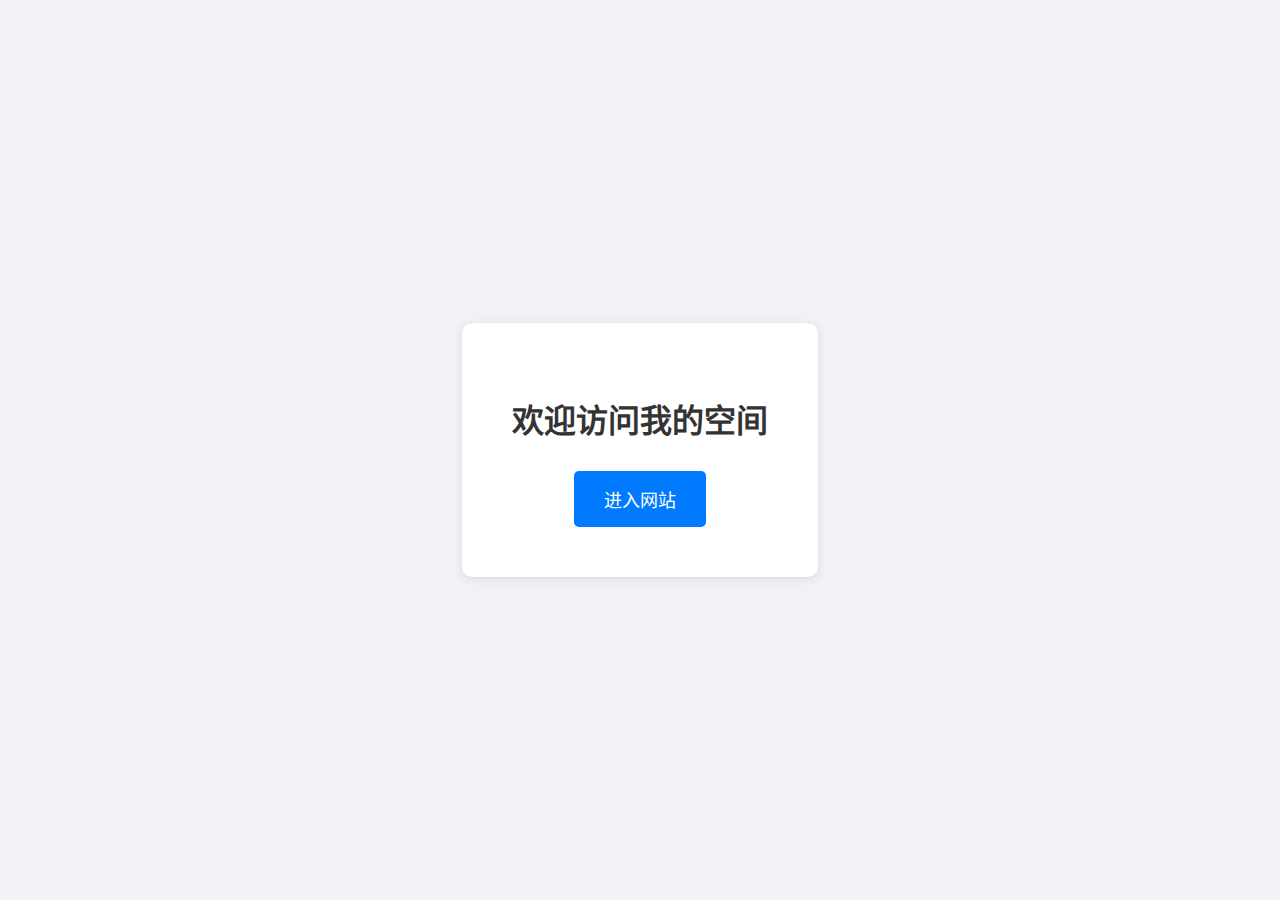
<file: index.html>
<!DOCTYPE html>
<html lang="zh-CN">
<head>
    <meta charset="UTF-8">
    <meta name="viewport" content="width=device-width, initial-scale=1.0">
    <title>欢迎来到我的网站！</title>
    <style>
        body {
            font-family: 'Microsoft YaHei', sans-serif;
            display: flex;
            justify-content: center;
            align-items: center;
            height: 100vh;
            margin: 0;
            background-color: #f0f2f5;
        }
        .container {
            text-align: center;
            background: white;
            padding: 50px;
            border-radius: 10px;
            box-shadow: 0 2px 10px rgba(0,0,0,0.1);
        }
        h1 {
            color: #333;
            margin-bottom: 30px;
        }
        .enter-button {
            display: inline-block;
            padding: 15px 30px;
            font-size: 18px;
            color: white;
            background-color: #007bff;
            text-decoration: none;
            border-radius: 5px;
            transition: background-color 0.3s;
        }
        .enter-button:hover {
            background-color: #0056b3;
        }
    </style>
</head>
<body>
    <div class="container">
        <h1>欢迎访问我的空间</h1>
        <!-- 将下面 href 的值改为你原始主页的文件名 -->
        <a href="home.html" class="enter-button">进入网站</a>
        
        <!-- 如果你的原始主页文件名不是 home.html，请修改上面的 href 属性 -->
        <!-- 例如，如果是 main.html，就改为： -->
        <!-- <a href="main.html" class="enter-button">进入网站</a> -->
    </div>
</body>
</html>
</file>
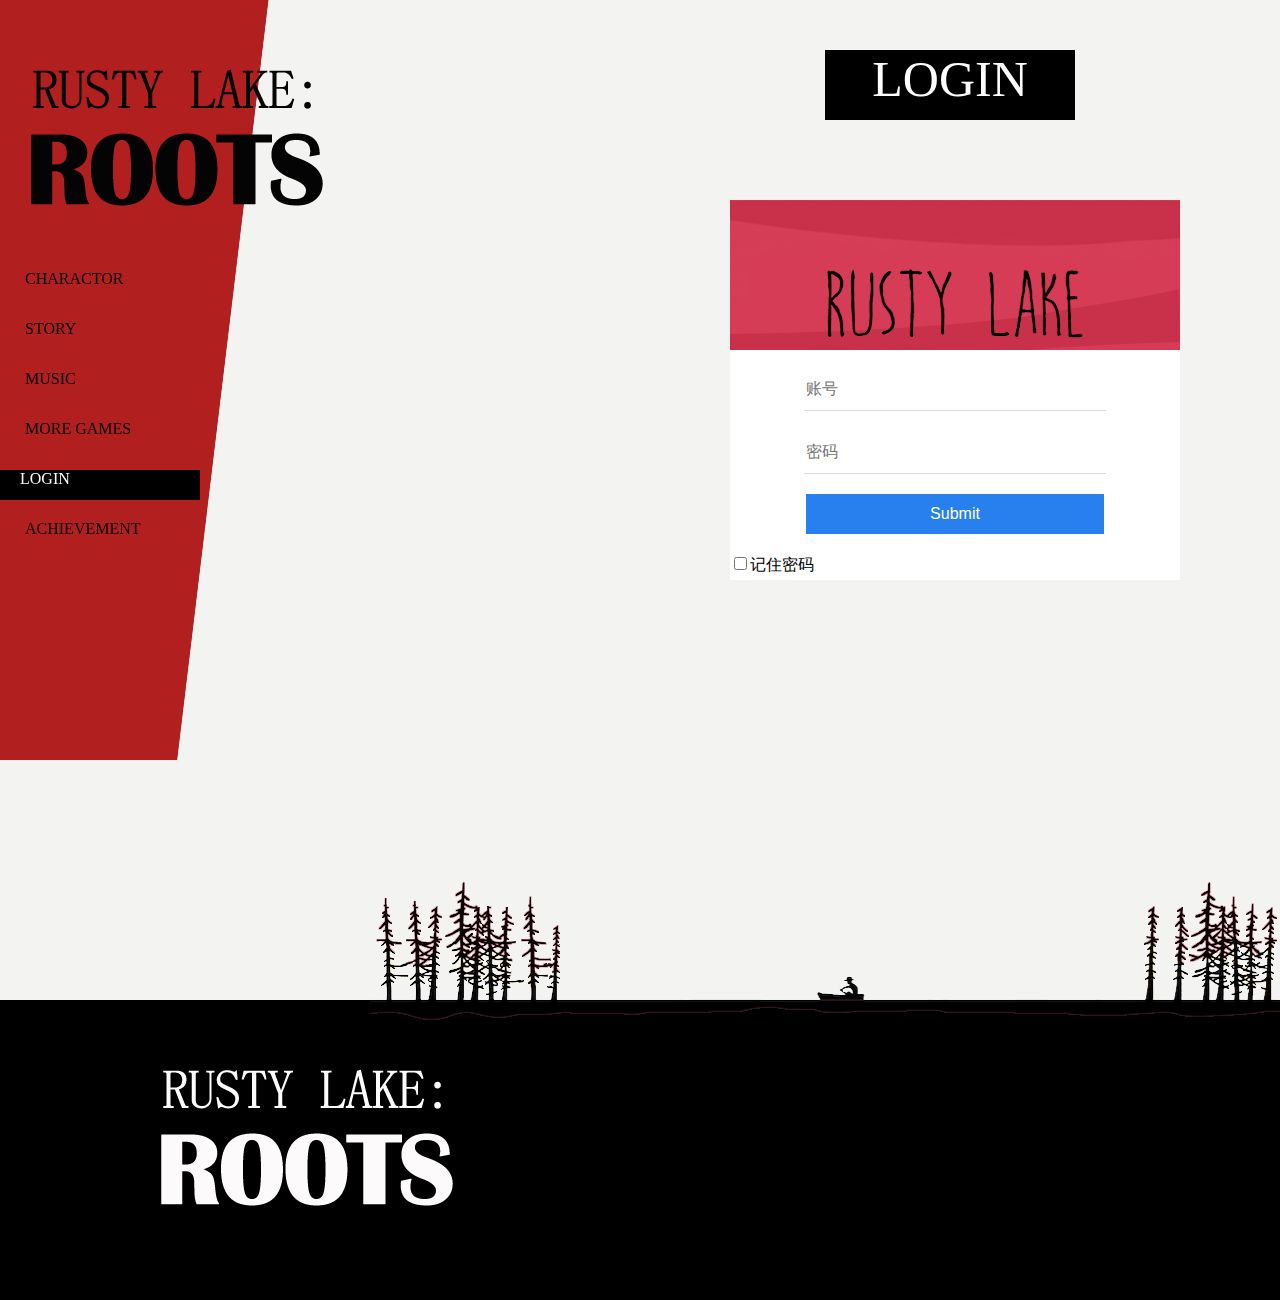
<file: login.html>
<!doctype html>
<html>
<head>
<meta charset="utf-8">
<title>login</title>
<link href="login.css" rel="stylesheet" type="text/css">
</head>

<body>
		<div class="a">
	<div class="b">
		<a href="Untitled-1.html"><div class="b1"></div></a>
		<div class="b2">
		      <ul >
		       <a href="Untitled-charactor.html" class="more"><li>CHARACTOR</li></a>
		       <a href="Untitled-story.html" class="more"><li>STORY</li></a>
		       <a href="Untitled-music.html" class="more"><li>MUSIC</li></a>
		       <a href="Untitled-more game.html" class="more"><li >MORE GAMES</li></a>
		       <li>LOGIN</li>
		       <a href="Untitled-achievement.html" class="more"><li>ACHIEVEMENT</li></a>
		      </ul>
		   </div>
		<div class="zhedang">
			   &nbsp;  &nbsp; &nbsp;LOGIN
			</div>
	    </div>	
	<div class="d">
		
		<div class="d1">
			    <p >LOGIN</p>
			</div>
		<div class="box">
			<div class="big">
				<form >
					<br>
					<input type="text" placeholder="账号" class="tel">
					<input type="password" placeholder="密码" class="pwd">
					<input type="submit" placeholder="登录" class="btn">
					<input type="checkbox"><span>记住密码</span>
				</form>
			</div>
		
		</div>
		</div>
		</div>
	
	<div class="c">
		<div class="c1">
		</div>
		<div class="c2"></div>
	</div>
</body>
</html>
</file>
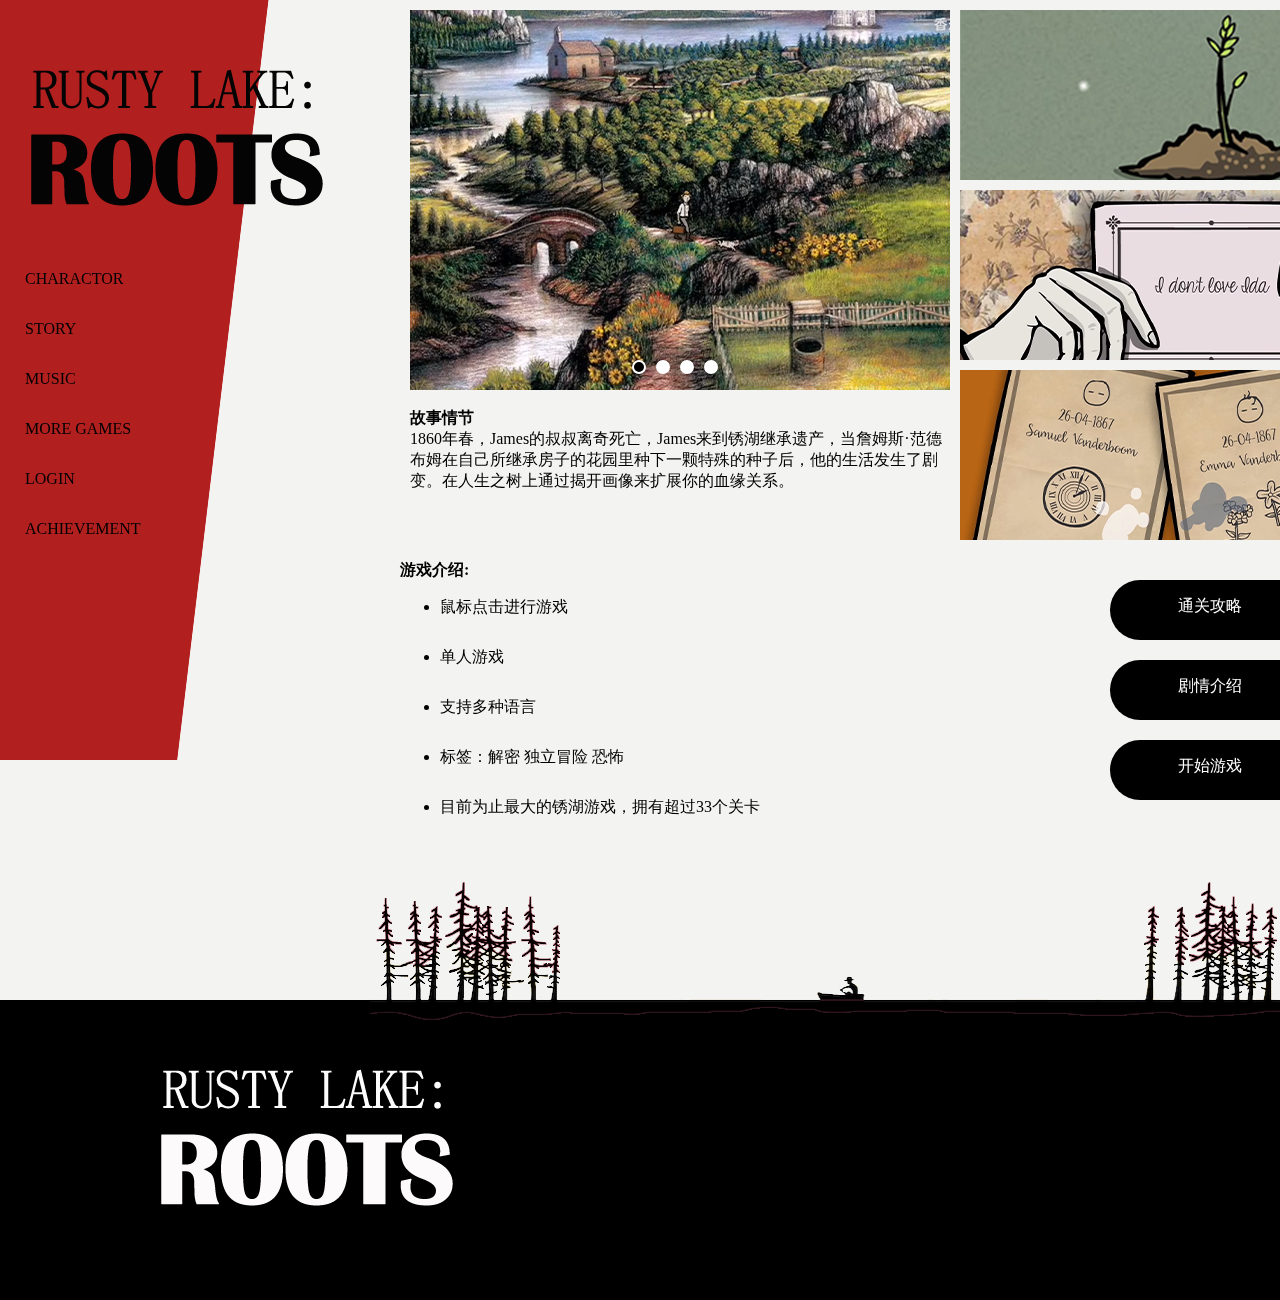
<file: Untitled-1.html>
<!doctype html>
<html>
<head>
<meta charset="utf-8">
<title>roots</title>
	
	<link href="Untitled-2实验.css" rel="stylesheet" type="text/css">
</head>

<body>
	
<div class="a">
	<div class="b">
		<div class="b1"></div>
		<div class="b2">
		<ul >
		       <a href="Untitled-charactor.html" class="more"><li>CHARACTOR</li></a>
		       <a href="Untitled-story.html" class="more"><li>STORY</li></a>
		       <a href="Untitled-music.html" class="more"><li>MUSIC</li></a>
		       <a href="Untitled-more game.html" class="more"><li >MORE GAMES</li></a>
		       <a href="login.html" class="more"><li>LOGIN</li></a>
		       <a href="Untitled-achievement.html" class="more"><li>ACHIEVEMENT</li></a>
		      </ul>
		</div>
		
	</div>	
  
  
	<div class="d">
		
		
		<div class="yuandatou1">
			<div class="zhong1">
				<div class="diyi">
				<ul class="slides">
			<input type="radio" id="control-1" name="control" checked>
			<input type="radio" id="control-2" name="control">
			<input type="radio" id="control-3" name="control">
			<input type="radio" id="control-4" name="control">
			<li class="slide"></li>
			<li class="slide"></li>
			<li class="slide"></li>
			<li class="slide"></li>
			<div class="controls-visible">
			<label for="control-1"></label>
			<label for="control-2"></label>
			<label for="control-3"></label>
			<label for="control-4"></label>
			</div>
		</ul>	
				</div>
				
				<div class="small1"><br>
					<strong>故事情节</strong><br>
					1860年春，James的叔叔离奇死亡，James来到锈湖继承遗产，当詹姆斯·范德布姆在自己所继承房子的花园里种下一颗特殊的种子后，他的生活发生了剧变。在人生之树上通过揭开画像来扩展你的血缘关系。
				</div>
			</div>
			<div class="zhong2">
				 <a href="SHIP/310038776-1-16.mp4"><div class="small2">
				
				</div></a>
				<a href="SHIP/310038776-1-16.mp4"><div class="small3" ></div></a>
				<a href="SHIP/191232820-1-16.mp4"><div class="small4"></div></a>
			</div>
		</div>
		<div class="yuandatou2">
			<div class="one"><strong>游戏介绍:</strong>
				<ul>
					<li>鼠标点击进行游戏</li>
					<li>单人游戏</li>
					<li>支持多种语言</li>
					<li>标签：解密 独立冒险 恐怖</li>
					<li>目前为止最大的锈湖游戏，拥有超过33个关卡</li>
				</ul>
			</div>
			<div class="two">
				<div class="smallbox"><a href="https://www.bilibili.com/video/BV1mt4y117WN/?spm_id_from=333.337.search-card.all.click&vd_source=3fd6a36fa4e54b878e03d9ee552fa1be" class="more1"><p>通关攻略</p></a></div>
				<div class="smallbox"><a href="https://www.bilibili.com/video/BV1u54y1X77M/?spm_id_from=333.337.search-card.all.click&vd_source=3fd6a36fa4e54b878e03d9ee552fa1be" class="more1"><p>剧情介绍</p></a></div>
				<div class="smallbox"><a href="https://store.steampowered.com/app/532110/Rusty_Lake_Roots/" class="more1"><p>开始游戏</p></a></div>
			</div>
		</div>
		
	</div>
	</div>
	
	<div class="c">
		<div class="c1">
		</div>
		<div class="c2"></div>
	</div>

</body>
</html>
</file>
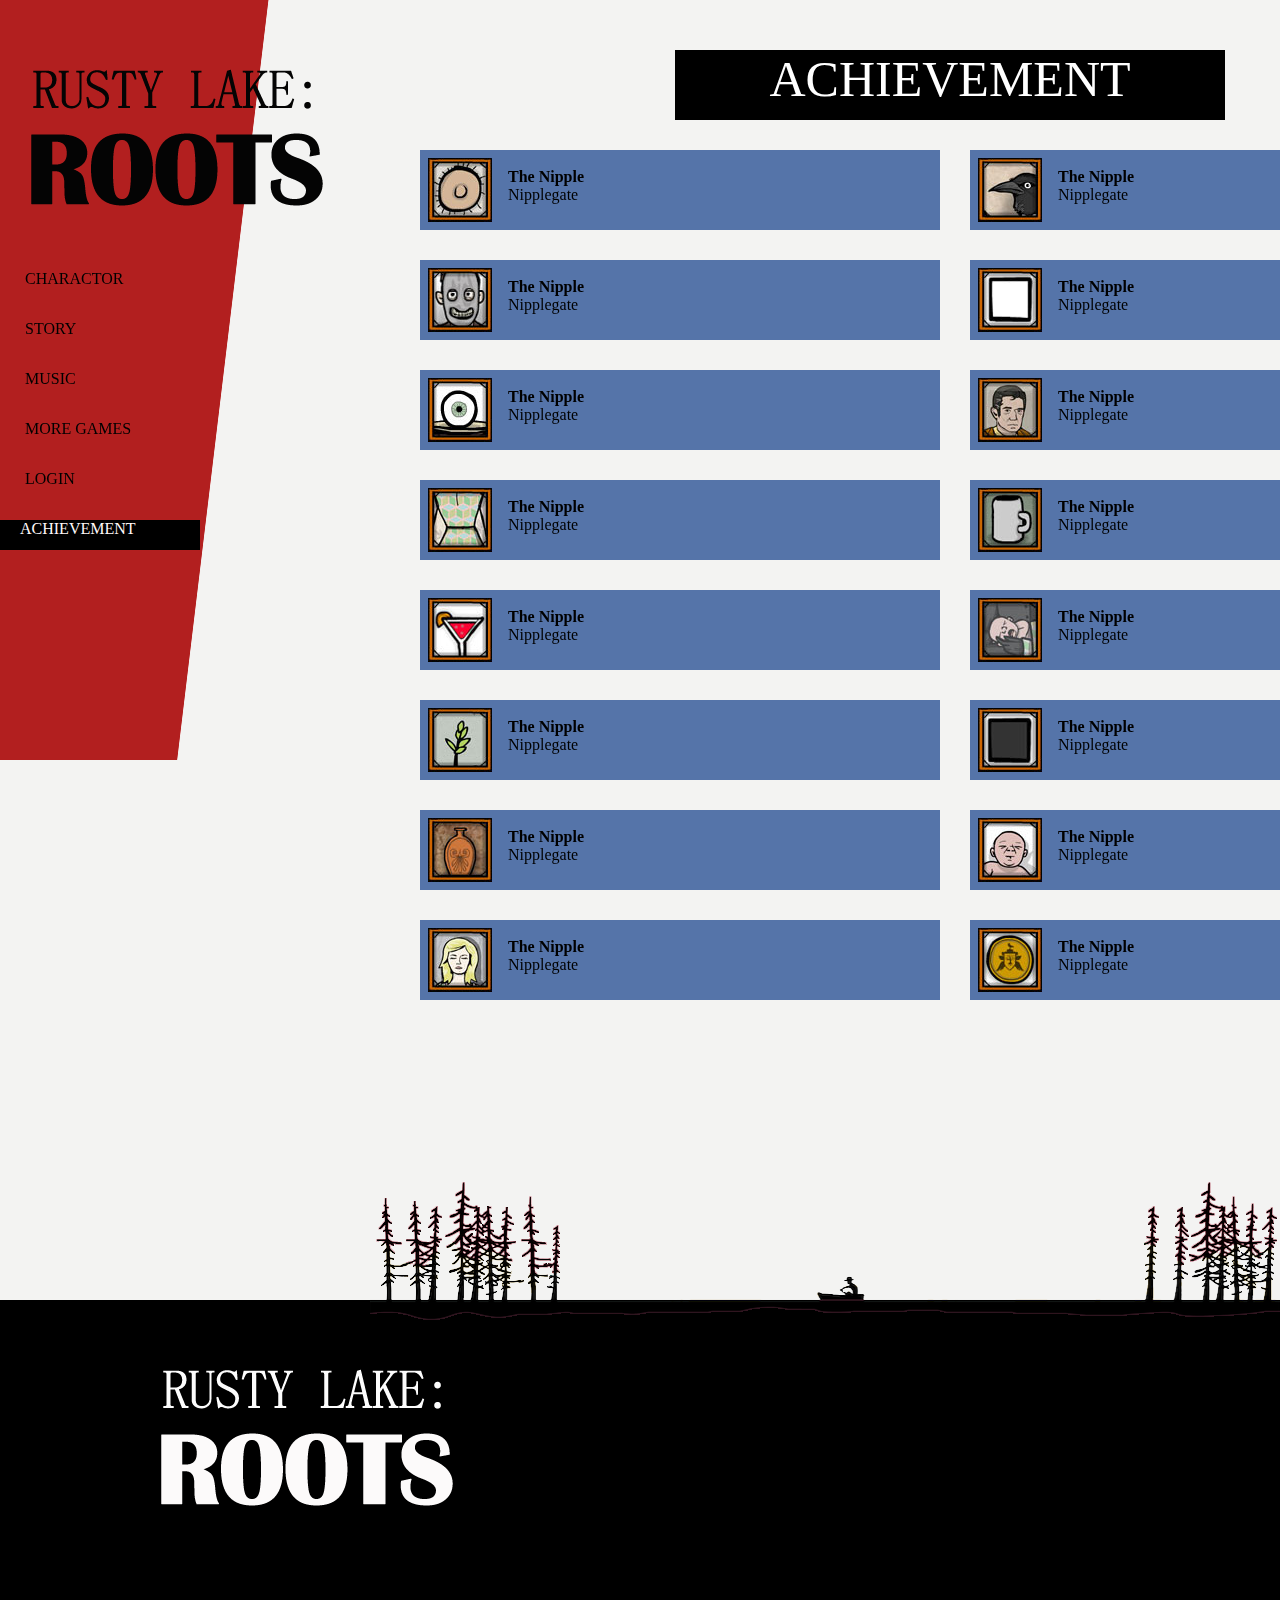
<file: Untitled-achievement.html>
<!doctype html>
<html>
<head>
<meta charset="utf-8">
<title>achievement</title>
<link href="Untitled-achievement.css" rel="stylesheet" type="text/css">
</head>

<body>
	<div class="a">
	<div class="b">
		<a href="Untitled-1.html"><div class="b1"></div></a>
		<div class="b2">
		<ul >
		<a href="Untitled-charactor.html" class="more"><li>CHARACTOR</li></a>
		       <a href="Untitled-story.html" class="more"><li>STORY</li></a>
		       <a href="Untitled-music.html" class="more"><li>MUSIC</li></a>
		       <a href="Untitled-more game.html" class="more"><li >MORE GAMES</li></a>
		       <a href="login.html" class="more"><li>LOGIN</li></a>
		       <li>ACHIEVEMENT</li>
		</ul>
		</div>
		
		<div class="zhedang">
			   &nbsp;  &nbsp; &nbsp;ACHIEVEMENT
			</div>
	</div>	
  
  
	<div class="d">
		<div class="d1">
			<p>ACHIEVEMENT</p>
		</div>
		<div class="bigbox">
			<div class="left1">
				
			<div class="cube">
			<br>&nbsp;&nbsp;<strong>The Nipple</strong> <br>&nbsp;&nbsp;Nipplegate
			</div>
			
			</div>

		    <div class="right1">
			<div class="cube">
			<br>&nbsp;&nbsp;<strong>The Nipple</strong> <br>&nbsp;&nbsp;Nipplegate
			</div>
			</div>
		</div>
		
		<div class="bigbox">
			<div class="left2">
				
			<div class="cube">
			<br>&nbsp;&nbsp;<strong>The Nipple</strong> <br>&nbsp;&nbsp;Nipplegate
			</div>
			
			</div>

		    <div class="right2">
			<div class="cube">
			<br>&nbsp;&nbsp;<strong>The Nipple</strong> <br>&nbsp;&nbsp;Nipplegate
			</div>
			</div>
		</div>
		
		<div class="bigbox">
			<div class="left3">
				
			<div class="cube">
			<br>&nbsp;&nbsp;<strong>The Nipple</strong> <br>&nbsp;&nbsp;Nipplegate
			</div>
			
			</div>

		    <div class="right3">
			<div class="cube">
			<br>&nbsp;&nbsp;<strong>The Nipple</strong> <br>&nbsp;&nbsp;Nipplegate
			</div>
			</div>
		</div>
		
		<div class="bigbox">
			<div class="left4">
				
			<div class="cube">
			<br>&nbsp;&nbsp;<strong>The Nipple</strong> <br>&nbsp;&nbsp;Nipplegate
			</div>
			
			</div>

		    <div class="right4">
			<div class="cube">
			<br>&nbsp;&nbsp;<strong>The Nipple</strong> <br>&nbsp;&nbsp;Nipplegate
			</div>
			</div>
		</div>
		
		<div class="bigbox">
			<div class="left5">
				
			<div class="cube">
			<br>&nbsp;&nbsp;<strong>The Nipple</strong> <br>&nbsp;&nbsp;Nipplegate
			</div>
			
			</div>

		    <div class="right5">
			<div class="cube">
			<br>&nbsp;&nbsp;<strong>The Nipple</strong> <br>&nbsp;&nbsp;Nipplegate
			</div>
			</div>
		</div>
		
		<div class="bigbox">
			<div class="left6">
				
			<div class="cube">
			<br>&nbsp;&nbsp;<strong>The Nipple</strong> <br>&nbsp;&nbsp;Nipplegate
			</div>
			
			</div>

		    <div class="right6">
			<div class="cube">
			<br>&nbsp;&nbsp;<strong>The Nipple</strong> <br>&nbsp;&nbsp;Nipplegate
			</div>
			</div>
		</div>
		
		<div class="bigbox">
			<div class="left7">
				
			<div class="cube">
			<br>&nbsp;&nbsp;<strong>The Nipple</strong> <br>&nbsp;&nbsp;Nipplegate
			</div>
			
			</div>

		    <div class="right7">
			<div class="cube">
			<br>&nbsp;&nbsp;<strong>The Nipple</strong> <br>&nbsp;&nbsp;Nipplegate
			</div>
			</div>
		</div>
		
		<div class="bigbox">
			<div class="left8">
				
			<div class="cube">
			<br>&nbsp;&nbsp;<strong>The Nipple</strong> <br>&nbsp;&nbsp;Nipplegate
			</div>
			
			</div>

		    <div class="right8">
			<div class="cube">
			<br>&nbsp;&nbsp;<strong>The Nipple</strong> <br>&nbsp;&nbsp;Nipplegate
			</div>
			</div>
		</div>
		
	</div>
	</div>
	
	<div class="c">
		<div class="c1">
		</div>
		<div class="c2"></div>
	</div>

</body>
</html>
</file>
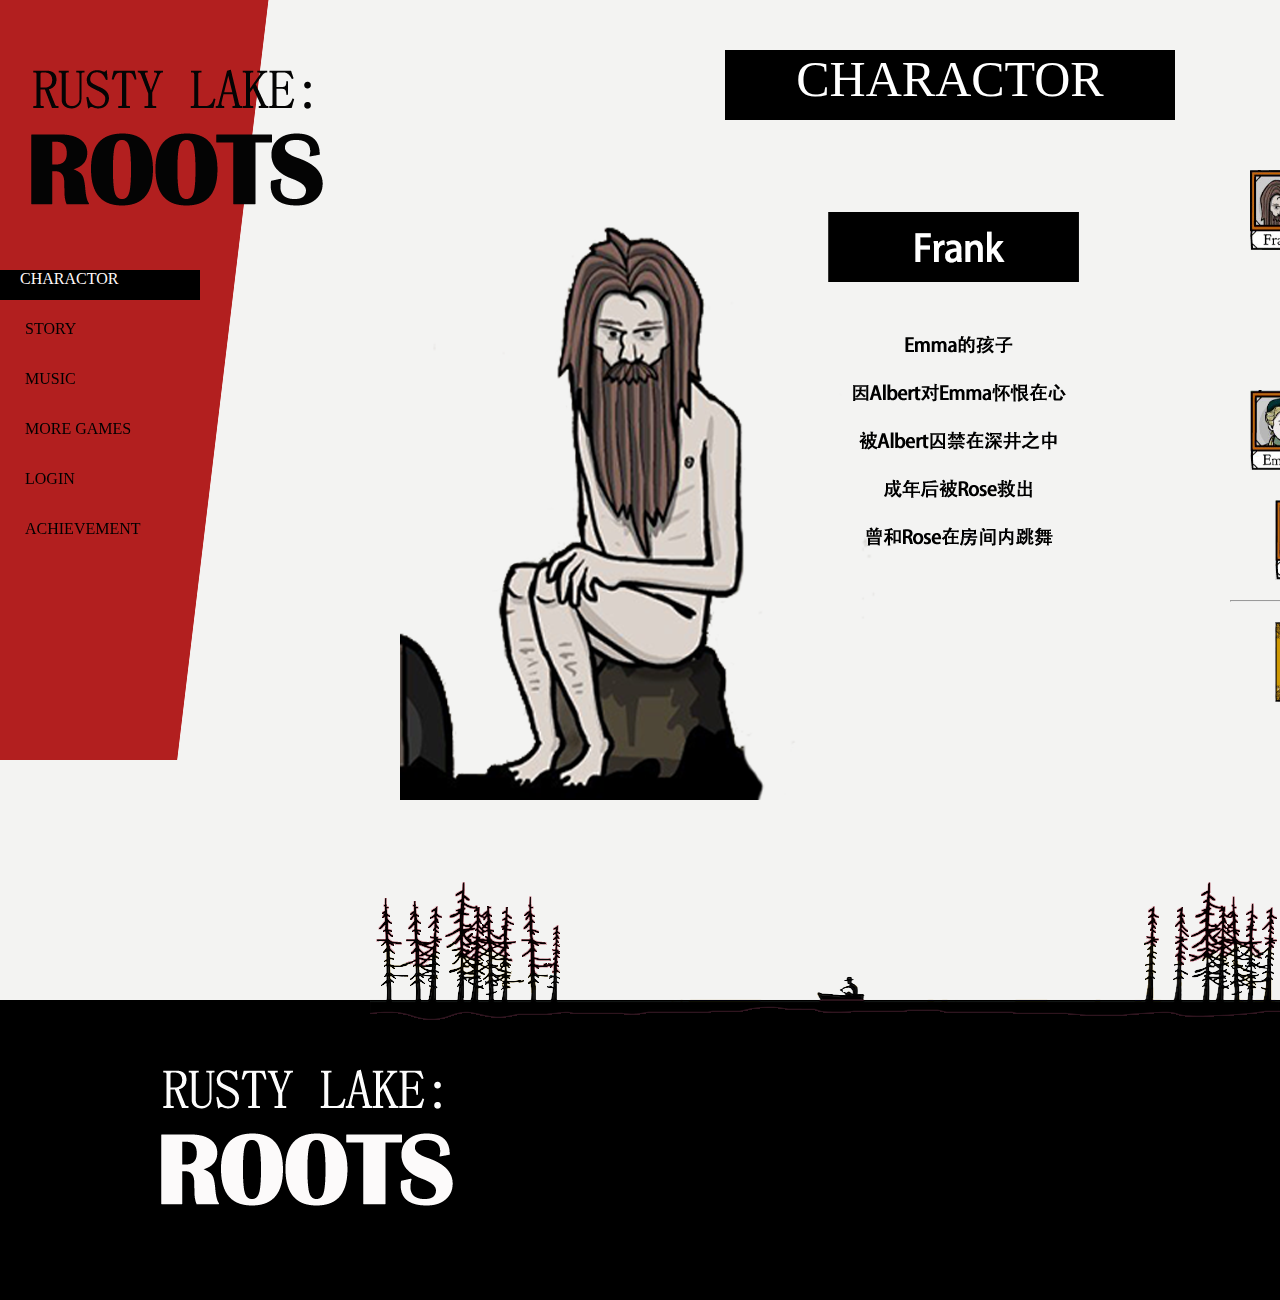
<file: Untitled-charactor.html>
<!doctype html>
<html>
<head>
<meta charset="utf-8">
<title>charactor</title>
<link href="Untitled-charactor.css" rel="stylesheet" type="text/css">
</head>

<body>
	<div class="a">
	<div class="b">
		<a href="Untitled-1.html"><div class="b1"></div></a>
		<div class="b2">
		<ul >
		       <li>CHARACTOR</li>
		       <a href="Untitled-story.html" class="more"><li>STORY</li></a>
		       <a href="Untitled-music.html" class="more"><li>MUSIC</li></a>
		       <a href="Untitled-more game.html" class="more"><li >MORE GAMES</li></a>
		       <a href="login.html" class="more"><li>LOGIN</li></a>
		       <a href="Untitled-achievement.html" class="more"><li>ACHIEVEMENT</li></a>
		      </ul>
		</div>
		
		<div class="zhedang">
			   &nbsp;  &nbsp; &nbsp;CHARACTOR
			</div>
		
	</div>	
  
  
	<div class="d">
		
		<div class="d1">
			    <p >CHARACTOR</p>
			</div>
		<div class="d2">
			<div class="d3">
				<div class="bigbox">
					<div class="left1"><a href="#box1"><img src="more game/新建文件夹/图层 9.png" alt="" class="pic"></a></div>
					<div class="left2"><a href="#box2"><img src="more game/新建文件夹/图层 10.png" alt="" class="pic"></a></div>
				    <div class="left3"><a href="#box3"><img src="more game/新建文件夹/图层11.png" alt="" class="pic"></a></div>
				</div>
				<div class="bigbox">
					<div class="left4"><a href="#box4"><img src="more game/新建文件夹/图层 2.png" alt="" class="pic"></a></div>
				</div>
				
				<div class="bigbox">
					<div class="left5"><a href="#box5"><img src="more game/新建文件夹/图层 4.png" alt="" class="pic"></a></div>
					<div class="left6"><a href="#box6"><img src="more game/新建文件夹/图层 3.png" alt="" class="pic"></a></div>
					<div class="left7"><a href="#box7"><img src="more game/新建文件夹/图层 6.png" alt="" class="pic"></a></div>
				</div>
			    <div class="bigbox">
					<div class="left8"><a href="#box8"><img src="more game/新建文件夹/图层 7.png" alt="" class="pic"></a></div>
					<div class="left9"><a href="#box9"><img src="more game/新建文件夹/图层 8.png" alt="" class="pic"></a></div>
				</div>
				<hr>
			    <div class="bigbox">
					<div class="left10"><a href="#box10"><img src="more game/新建文件夹/xd.png" alt="" class="pic"></a></div>
					<div class="left11"><a href="#box11"><img src="more game/新建文件夹/xd2.png" alt="" class="pic"></a></div>
				</div>
			</div>
			
			<div class="d4">
				<div id="box1"></div>
				<div id="box2"></div>
				<div id="box3"></div>
				<div id="box4"></div>
				<div id="box5"></div>
				<div id="box6"></div>
				<div id="box7"></div>
				<div id="box8"></div>
				<div id="box9"></div>
				<div id="box10"></div>
				<div id="box11"></div>
			
			</div>
		
		</div>
	</div>
	</div>
	
	<div class="c">
		<div class="c1">
		</div>
		<div class="c2"></div>
	</div>
			

</body>
</html>
</file>
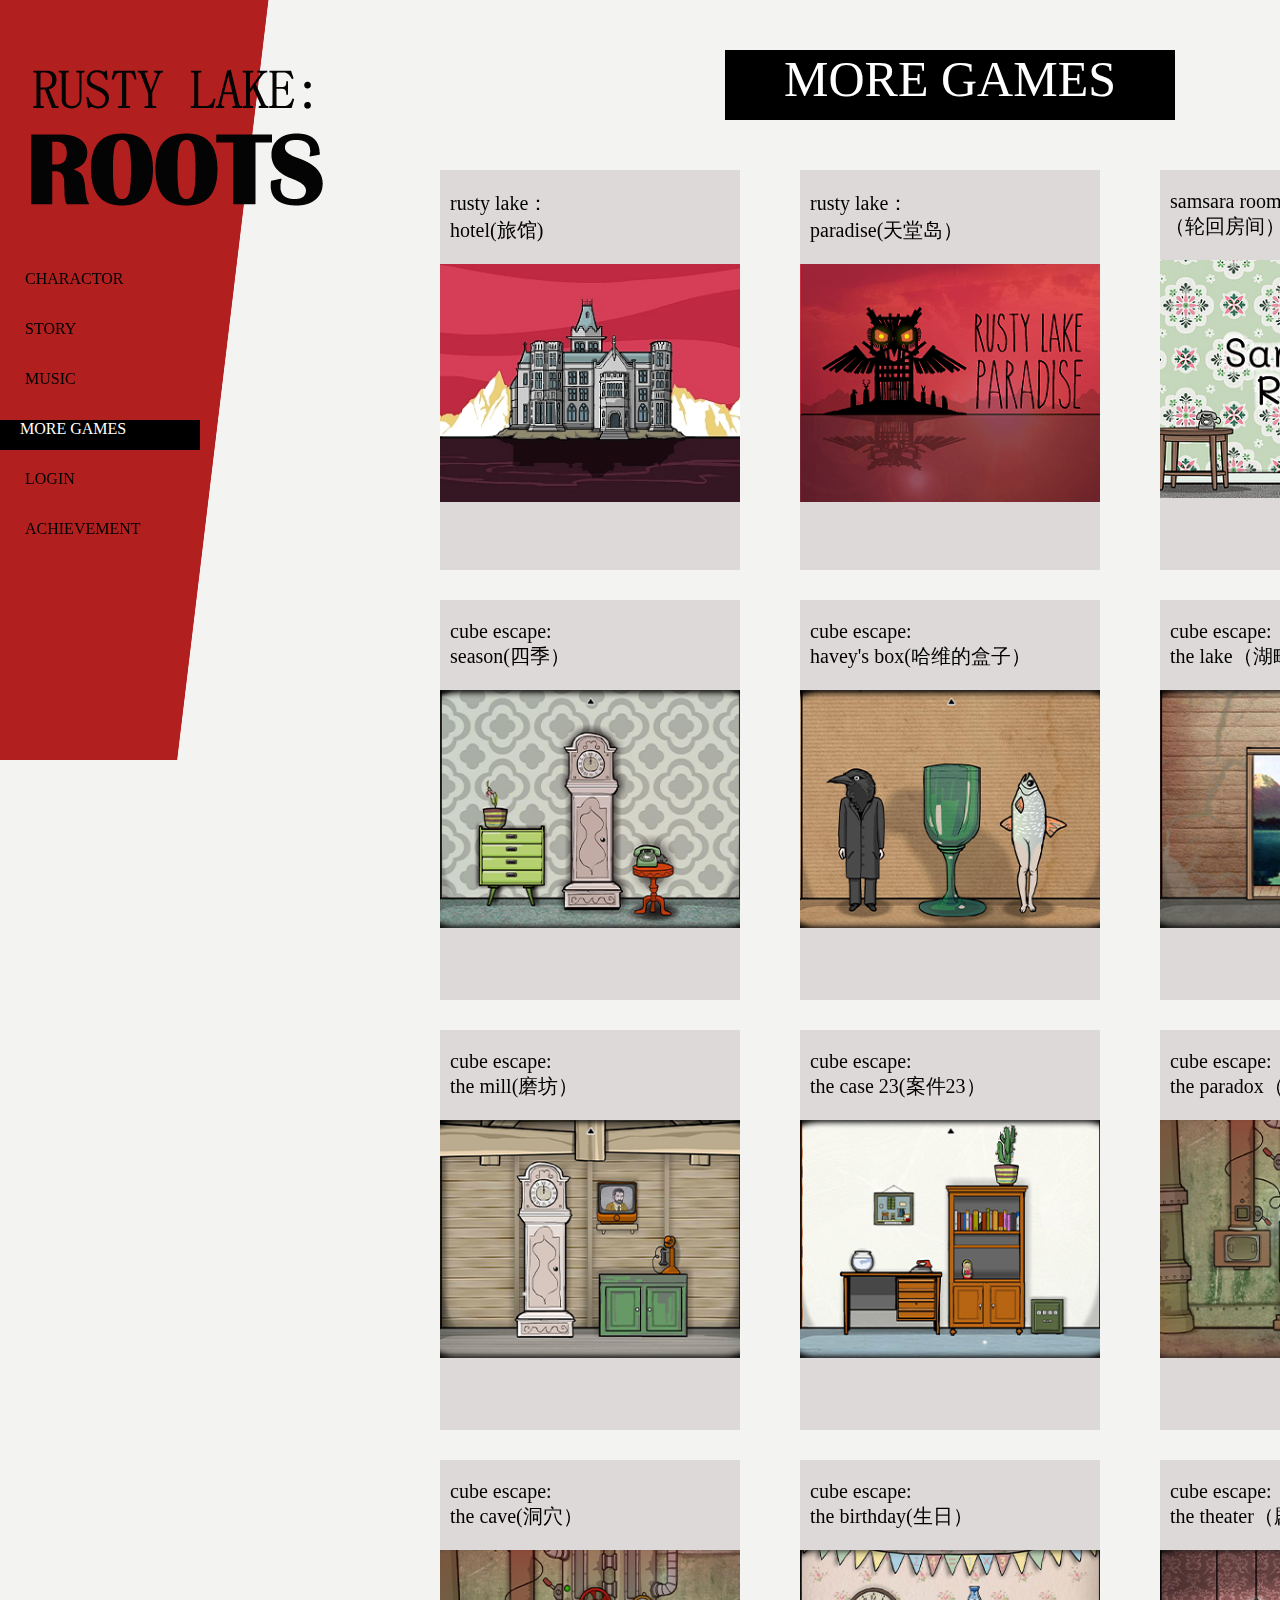
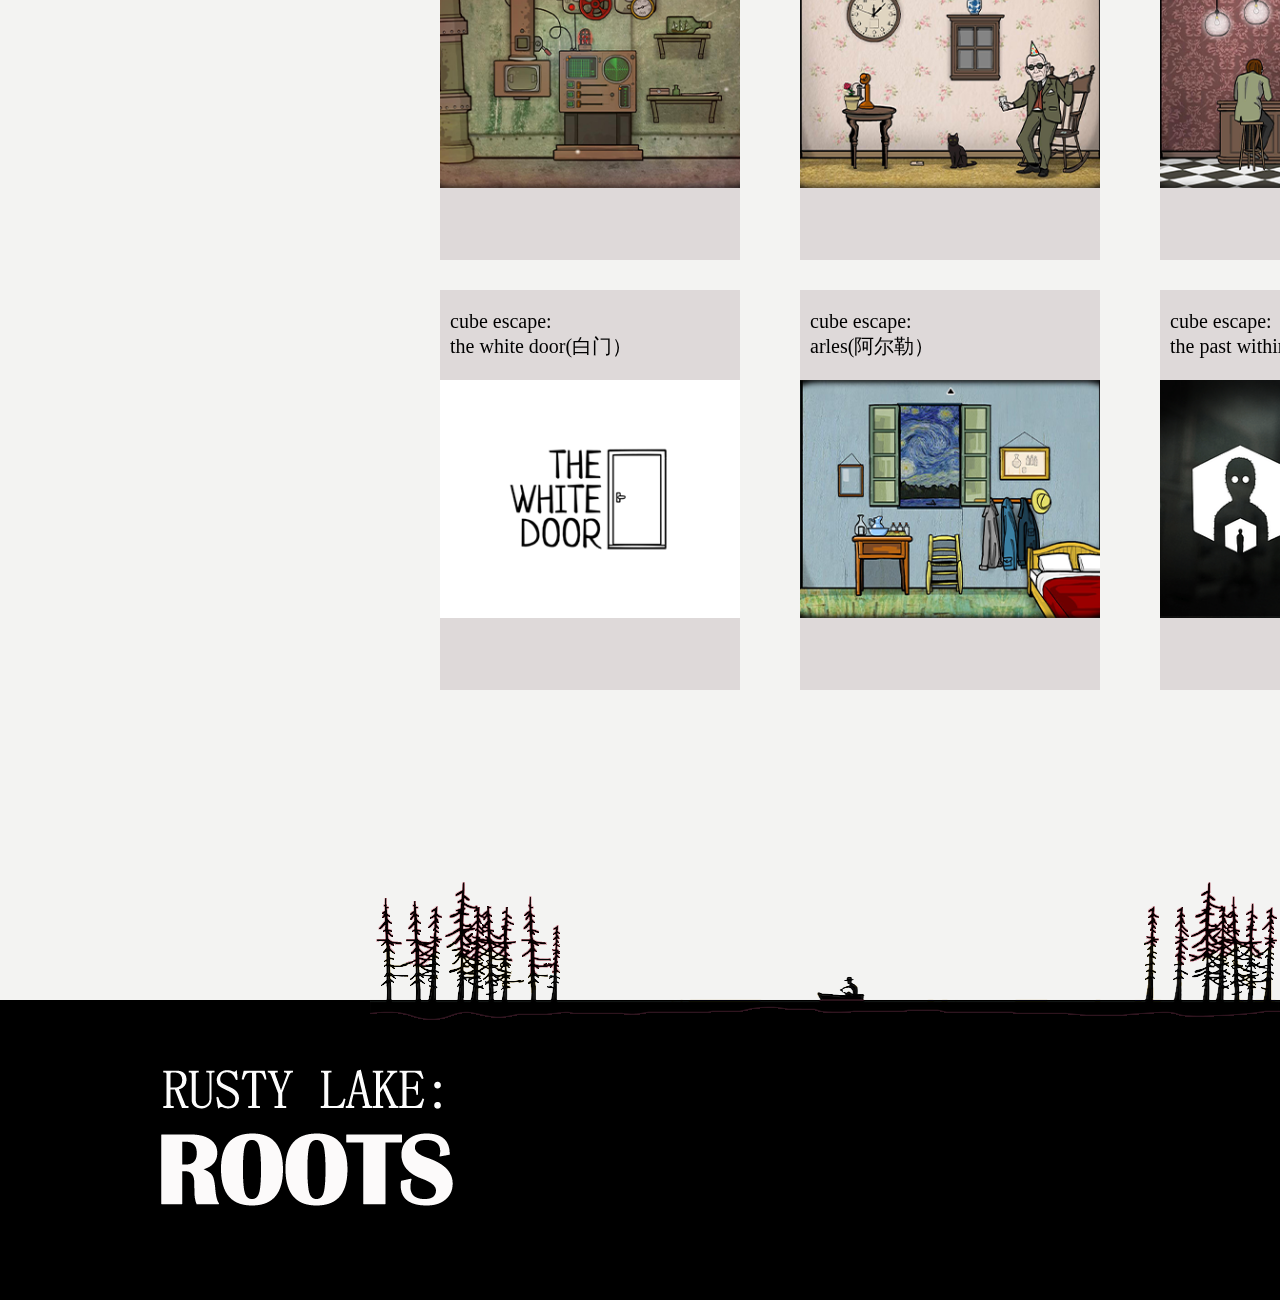
<file: Untitled-more game.html>
<!doctype html>
<html>
<head>
<meta charset="utf-8">
<title>more game</title>
<link href="Untitled-more game.css" rel="stylesheet" type="text/css">
</head>

<body>
	<div class="a">
	<div class="b">
		<a href="Untitled-1.html"><div class="b1"></div></a>
		<div class="b2">
		<ul >
		<a href="Untitled-charactor.html" class="music"><li >CHARACTOR</li></a>
		<a href="Untitled-story.html" class="music"><li >STORY</li></a>
		<a href="Untitled-music.html" class="music"><li >MUSIC</li></a>
		<li >MORE GAMES</li>
		<a href="login.html" class="music"><li>LOGIN</li></a>
		<a href="Untitled-achievement.html" class="music"><li >ACHIEVEMENT</li></a>
		</ul>
			
			
		</div>
		<div class="zhedang">
		&nbsp;  &nbsp; &nbsp;MORE GAMES
		</div>
		
	</div>	
  
  
	<div class="d">
		
		<div class="d1">MORE GAMES</div>
		<div class="bigbox1">
			<div class="left1">
				<p style="font-size: 20px;"> &nbsp; rusty lake：<br>&nbsp; hotel(旅馆)<br></p>
			    <a href="https://www.rustylake.com/adventure-games/rusty-lake-hotel.html"><img src="more game/zIZAUm.jpg" class="pic1" title="了解更多"></a>
			</div>
			<div class="left2">
				<p style="font-size: 20px;"> &nbsp; rusty lake：<br>&nbsp; paradise(天堂岛）<br></p>
				<a href="https://www.rustylake.com/adventure-games/rusty-lake-paradise.html"><img src="more game/ezl_Iv.png" class="pic2" title="了解更多"></a>
			</div>
			<div class="left3">
				<p style="font-size: 20px;"> &nbsp; samsara room<br>&nbsp;（轮回房间）<br></p>
				<a href="https://www.rustylake.com/room-escape-games/samsara-room.html"><img src="more game/OF2C1J.jpg" class="pic3" title="了解更多"></a>
			</div>
			
		</div>
		
		<div class="bigbox2">
			<div class="left4">
				<p style="font-size: 20px;"> &nbsp; cube escape:<br>&nbsp; season(四季）<br></p>
			    <a href="https://www.rustylake.com/room-escape-games/cube-escape-seasons.html"><img src="more game/es/99.png" class="pic4" title="了解更多"></a>
			</div>
			<div class="left5">
				<p style="font-size: 20px;"> &nbsp; cube escape:<br>&nbsp; havey's box(哈维的盒子）<br></p>
				<a href="https://www.rustylake.com/room-escape-games/cube-escape-harveys-box.html"><img src="more game/es/5.png" class="pic5" title="了解更多"></a>
			</div>
			<div class="left6">
				<p style="font-size: 20px;"> &nbsp; cube escape:<br>&nbsp; the lake（湖畔）<br></p>
				<a href="https://www.rustylake.com/room-escape-games/cube-escape-the-lake.html"><img src="more game/es/54.png"class="pic6" title="了解更多"></a>
			</div>
			
		</div>
		
		<div class="bigbox3">
			<div class="left7">
				<p style="font-size: 20px;"> &nbsp; cube escape:<br>&nbsp; the mill(磨坊）<br></p>
			    <a href="https://www.rustylake.com/room-escape-games/cube-escape-the-mill.html"><img src="more game/es/0xFYi7.png" class="pic7" title="了解更多"></a>
			</div>
			<div class="left8">
				<p style="font-size: 20px;"> &nbsp; cube escape:<br>&nbsp; the case 23(案件23）<br></p>
				<a href="https://www.rustylake.com/room-escape-games/cube-escape-case-23.html"><img src="more game/es/3.png" class="pic8" title="了解更多"></a>
			</div>
			<div class="left9">
				<p style="font-size: 20px;"> &nbsp; cube escape:<br>&nbsp; the paradox（悖论）<br></p>
				<a href="https://www.rustylake.com/room-escape-games/cube-escape-paradox.html"><img src="more game/es/0xFYi4.png" class="pic9" title="了解更多"></a>
			</div>
			
		</div>
		
		<div class="bigbox4">
			<div class="left10">
				<p style="font-size: 20px;"> &nbsp; cube escape:<br>&nbsp; the cave(洞穴）<br></p>
			    <a href="https://www.rustylake.com/room-escape-games/cube-escape-the-cave.html"><img src="more game/es/0xFYi4.png" class="pic10" title="了解更多"></a>
			</div>
			<div class="left11">
				<p style="font-size: 20px;"> &nbsp; cube escape:<br>&nbsp; the birthday(生日）<br></p>
				<a href="https://www.rustylake.com/room-escape-games/cube-escape-birthday.html"><img src="more game/es/0xFYi6.png" class="pic11" title="了解更多"></a>
			</div>
			<div class="left12">
				<p style="font-size: 20px;"> &nbsp; cube escape:<br>&nbsp; the theater（剧院）<br></p>
				<a href="https://www.rustylake.com/room-escape-games/cube-escape-theatre.html"><img src="more game/es/0xFYi5.png" class="pic12" title="了解更多"></a>
			</div>
			
		</div>
		
		<div class="bigbox5">
			<div class="left13">
				<p style="font-size: 20px;"> &nbsp; cube escape:<br>&nbsp; the white door(白门）<br></p>
			    <a href="https://www.rustylake.com/adventure-games/the-white-door.html"><img src="more game/777.png" class="pic13" title="了解更多"></a>
			</div>
			<div class="left14">
				<p style="font-size: 20px;"> &nbsp; cube escape:<br>&nbsp; arles(阿尔勒）<br></p>
				<a href="https://www.rustylake.com/room-escape-games/cube-escape-arles.html"><img src="more game/es/9.png" class="pic14" title="了解更多"></a>
			</div>
			<div class="left15">
				<p style="font-size: 20px;"> &nbsp; cube escape:<br>&nbsp; the past within（过往之内）<br></p>
				<a href="https://www.rustylake.com/adventure-games/the-past-within.html"><img src="more game/1ivjUb.png" class="pic15" title="了解更多"></a>
			</div>
			
		</div>
			
		</div>
		
	</div>
	
	
	<div class="c">
		<div class="c1">
		</div>
		<div class="c2"></div>
	</div>

</body>
</html>
</file>
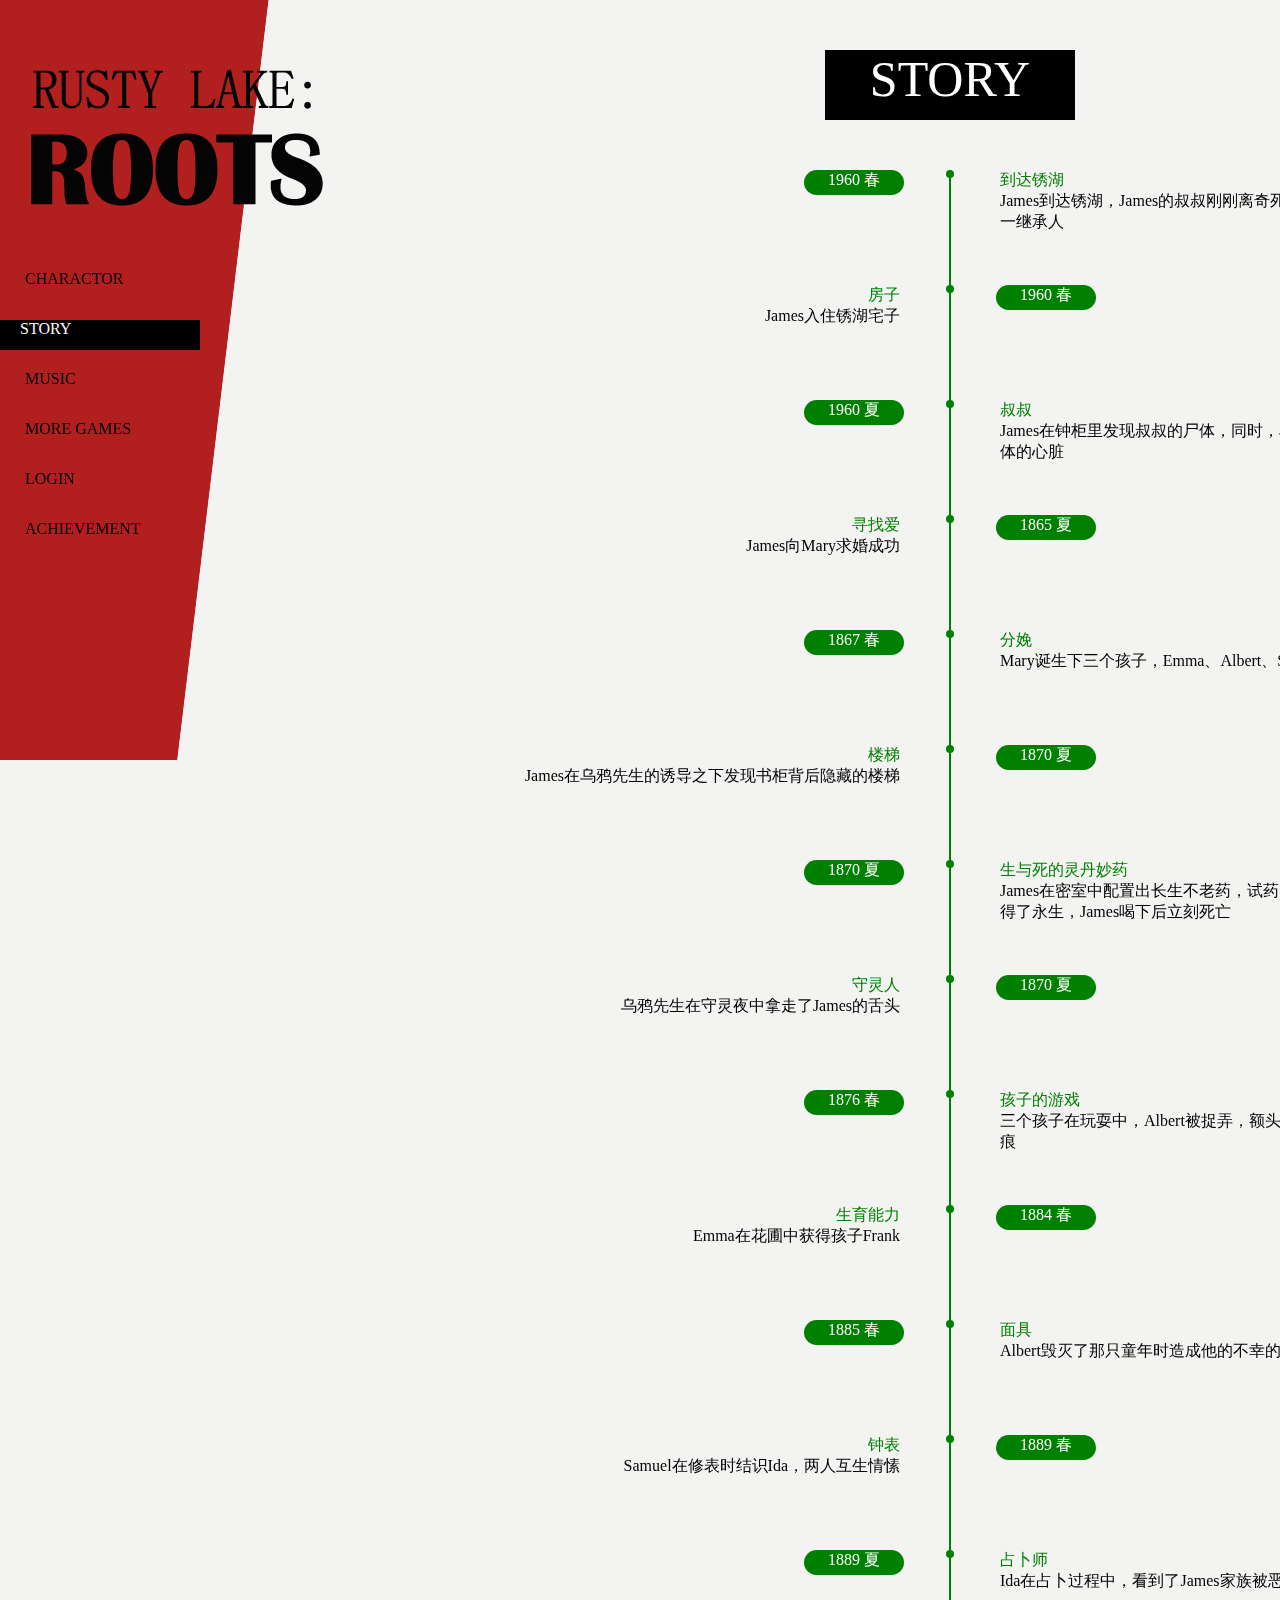
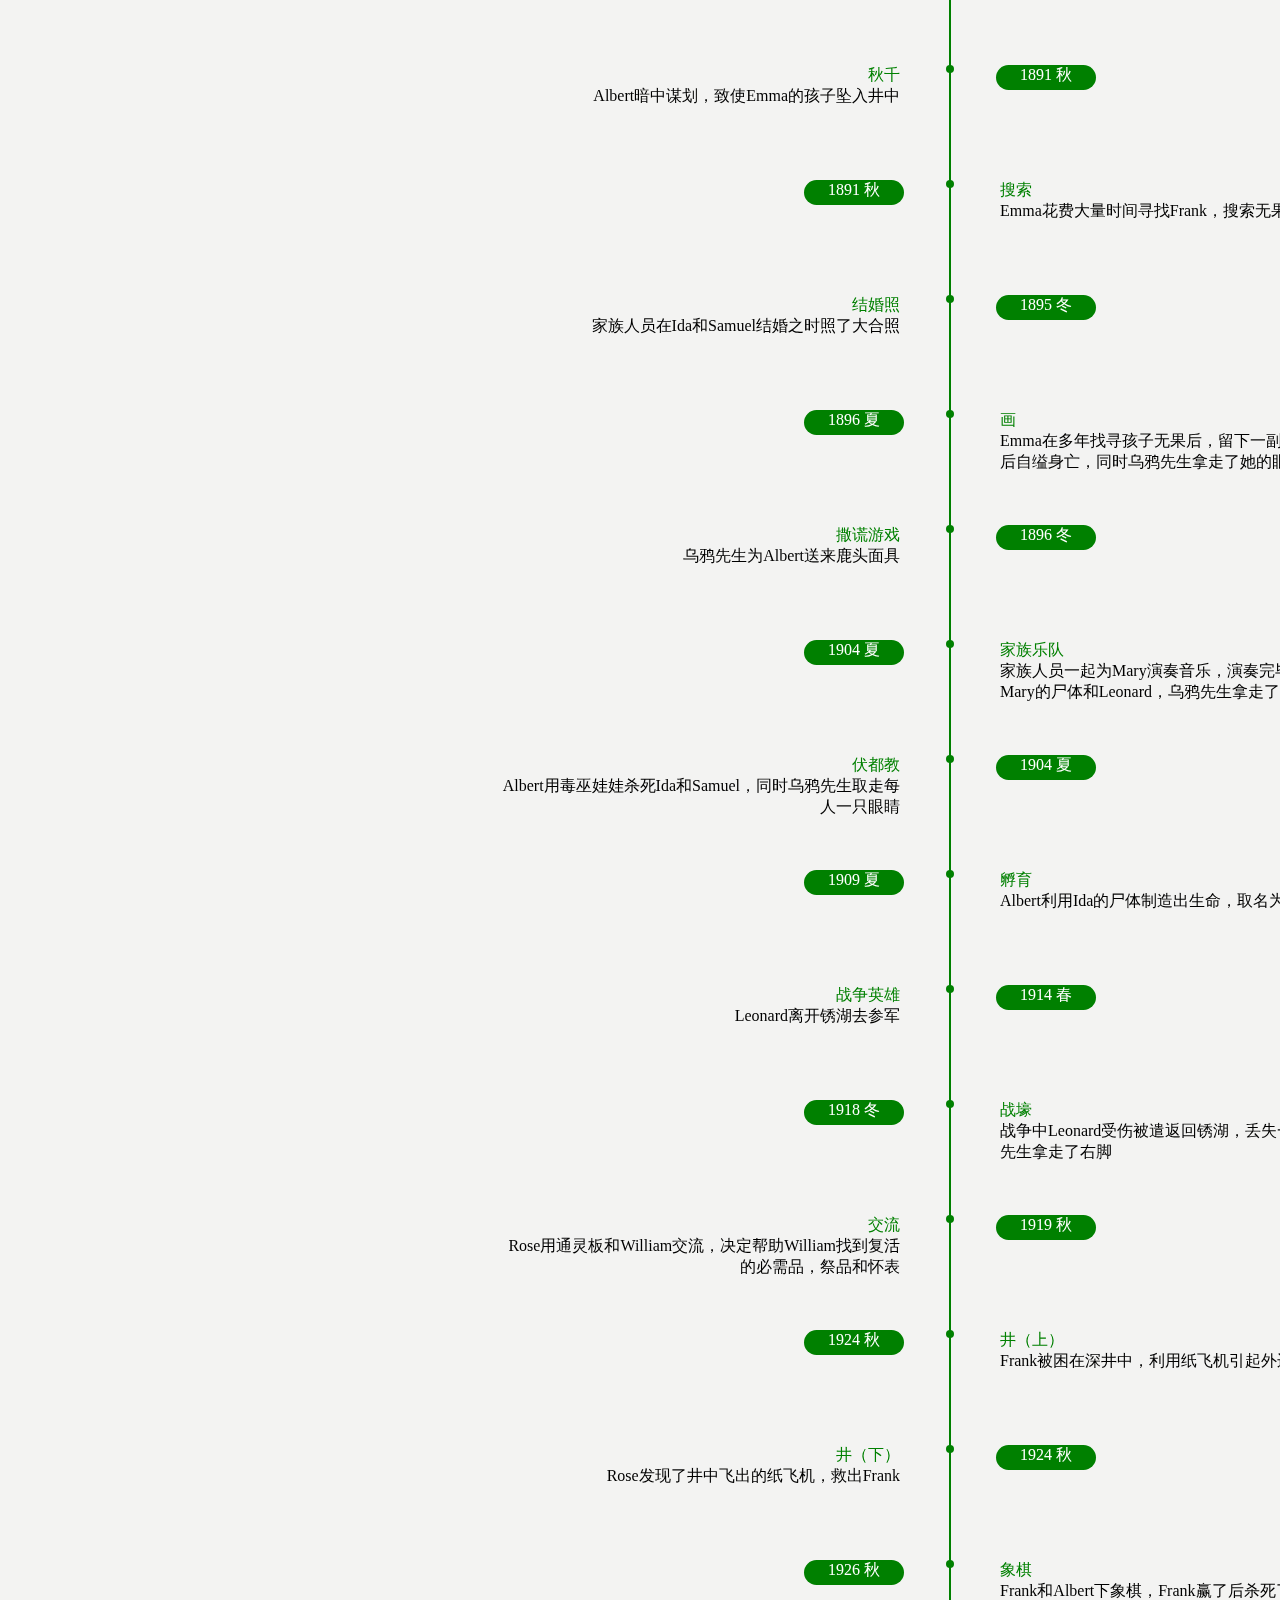
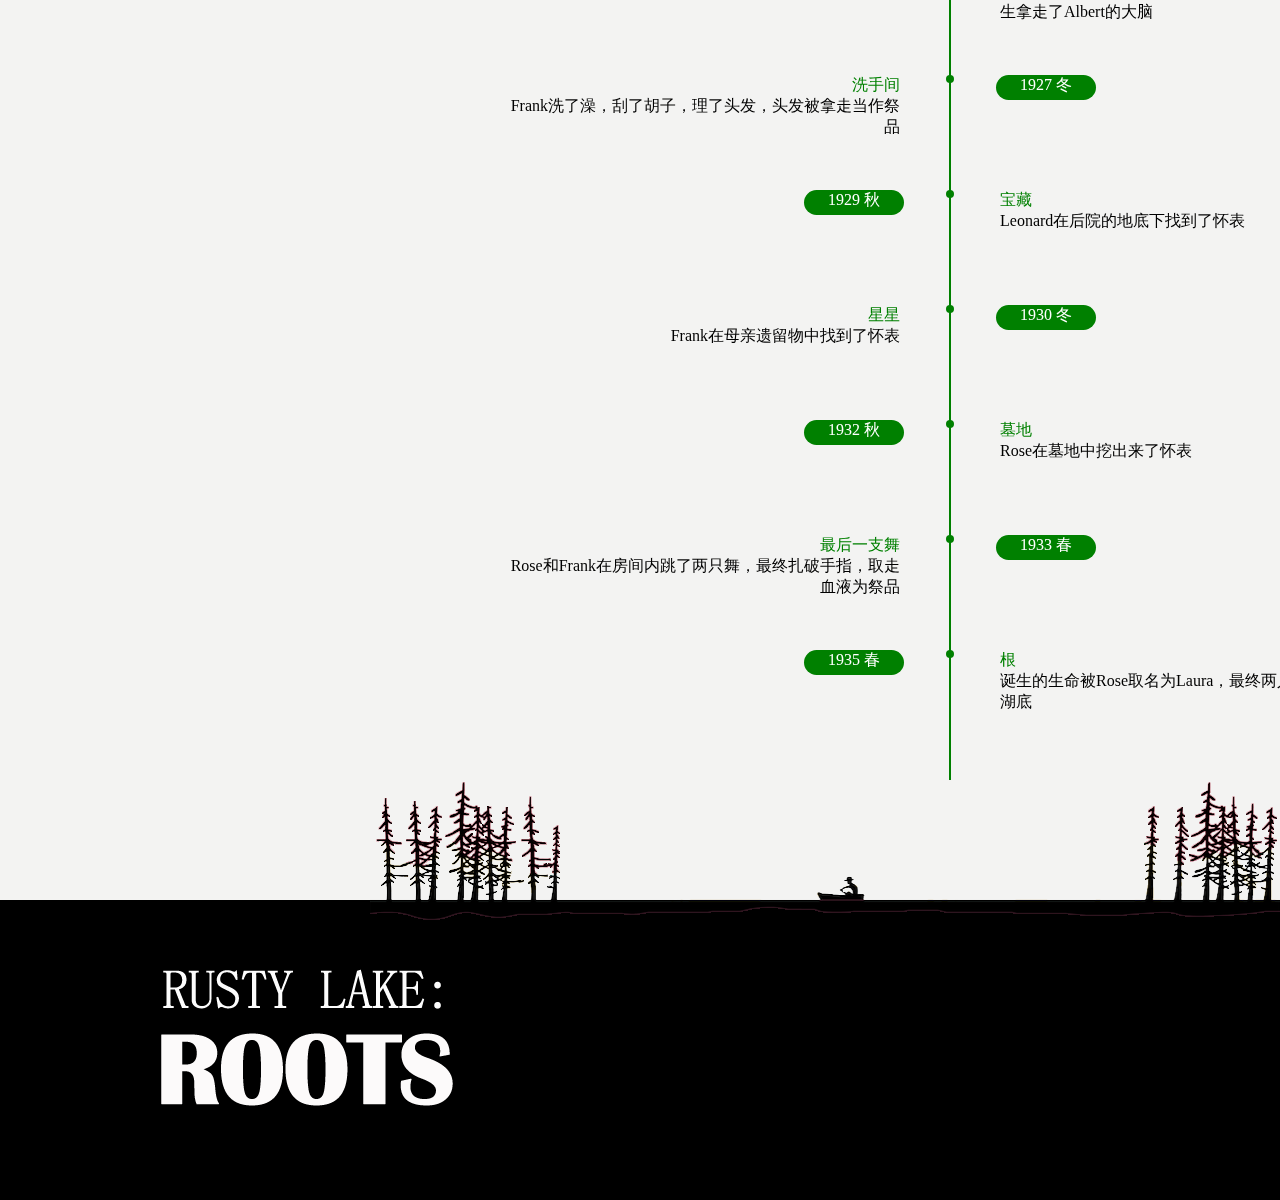
<file: Untitled-story.html>
<!doctype html>
<html>
<head>
<meta charset="utf-8">
<title>story</title>
<link href="Untitled-story.css" rel="stylesheet" type="text/css">
</head>

<body>
	<div class="a">
	<div class="b">
		<a href="Untitled-1.html"><div class="b1"></div></a>
		<div class="b2">
		      <ul >
		       <a href="Untitled-charactor.html" class="more"><li>CHARACTOR</li></a>
		       <li>STORY</li>
		       <a href="Untitled-music.html" class="more"><li>MUSIC</li></a>
		       <a href="Untitled-more game.html" class="more"><li >MORE GAMES</li></a>
		       <a href="login.html" class="more"><li>LOGIN</li></a>
		       <a href="Untitled-achievement.html" class="more"><li>ACHIEVEMENT</li></a>
		      </ul>
		   </div>
		<div class="zhedang">
			   &nbsp;  &nbsp; &nbsp;STORY
			</div>
	    </div>	
	<div class="d">
		
		<div class="d1">
			    <p >STORY</p>
			</div>
		
		<div class="d2">
			
			
			<div class="bigbox">
				<div class="left"></div>
			<div class="center">
				<div class="smallbox1"></div>
				</div>
			<div class="right">
				<span class="zi">到达锈湖</span><br>
				James到达锈湖，James的叔叔刚刚离奇死亡，James是唯一继承人
			</div>
			</div>
			<div class="bigbox">
				<div class="left">
					<span class="zi">房子</span><br>
					James入住锈湖宅子
				</div>
			<div class="center">
				<div class="smallbox2"></div>
				</div>
			<div class="right">
			</div>
			</div>
			<div class="bigbox">
				<div class="left"></div>
			<div class="center">
				<div class="smallbox3"></div>
				</div>
			<div class="right">
				<span class="zi">叔叔</span><br>James在钟柜里发现叔叔的尸体，同时，乌鸦先生拿走尸体的心脏

			</div>
			</div>
			<div class="bigbox">
				<div class="left">
					<span class="zi">寻找爱</span><br>
					James向Mary求婚成功
				</div>
			<div class="center">
				<div class="smallbox4"></div>
				</div>
			<div class="right">
			</div>
			</div>
			<div class="bigbox">
				<div class="left"></div>
			<div class="center">
				<div class="smallbox5"></div>
				</div>
			<div class="right">
				<span class="zi">分娩</span><br>Mary诞生下三个孩子，Emma、Albert、Samuel
			</div>
			</div>
			<div class="bigbox">
				<div class="left">
					<span class="zi">楼梯</span><br>James在乌鸦先生的诱导之下发现书柜背后隐藏的楼梯
				</div>
			<div class="center">
				<div class="smallbox6"></div>
				</div>
			<div class="right">
			</div>
			</div>
			<div class="bigbox">
				<div class="left"></div>
			<div class="center">
				<div class="smallbox7"></div>
				</div>
			<div class="right"><span class="zi">生与死的灵丹妙药</span><br>James在密室中配置出长生不老药，试药的狗喝下去后获得了永生，James喝下后立刻死亡
			</div>
			</div>
			<div class="bigbox">
				<div class="left"><span class="zi">守灵人</span><br>乌鸦先生在守灵夜中拿走了James的舌头
					
				</div>
			<div class="center">
				<div class="smallbox8"></div>
				</div>
			<div class="right">
			</div>
			</div>
			<div class="bigbox">
				<div class="left"></div>
			<div class="center">
				<div class="smallbox9"></div>
				</div>
			<div class="right"><span class="zi">孩子的游戏</span><br>三个孩子在玩耍中，Albert被捉弄，额头上留下深色的疤痕
			</div>
			</div>
			<div class="bigbox">
				<div class="left">
					<span class="zi">生育能力</span><br>Emma在花圃中获得孩子Frank
				</div>
			<div class="center">
				<div class="smallbox10"></div>
				</div>
			<div class="right">
			</div>
			</div>
			<div class="bigbox">
				<div class="left"></div>
			<div class="center">
				<div class="smallbox11"></div>
				</div>
			<div class="right"><span class="zi">面具</span><br>Albert毁灭了那只童年时造成他的不幸的🦋
			</div>
			</div>
			<div class="bigbox">
				<div class="left">
					<span class="zi">钟表</span><br>Samuel在修表时结识Ida，两人互生情愫
				</div>
			<div class="center">
				<div class="smallbox12"></div>
				</div>
			<div class="right">
			</div>
			</div>
			<div class="bigbox">
				<div class="left"></div>
			<div class="center">
				<div class="smallbox13"></div>
				</div>
			<div class="right"><span class="zi">占卜师</span><br>Ida在占卜过程中，看到了James家族被恶魔毁灭的惨剧
			</div>
			</div>
			<div class="bigbox">
				<div class="left">
					<span class="zi">秋千</span><br>Albert暗中谋划，致使Emma的孩子坠入井中
				</div>
			<div class="center">
				<div class="smallbox14"></div>
				</div>
			<div class="right">
			</div>
			</div>
			<div class="bigbox">
				<div class="left"></div>
			<div class="center">
				<div class="smallbox15"></div>
				</div>
			<div class="right"><span class="zi">搜索</span><br>Emma花费大量时间寻找Frank，搜索无果
			</div>
			</div>
			<div class="bigbox">
				<div class="left">
					<span class="zi">结婚照</span><br>家族人员在Ida和Samuel结婚之时照了大合照
				</div>
			<div class="center">
				<div class="smallbox16"></div>
				</div>
			<div class="right">
			</div>
			</div>
			<div class="bigbox">
				<div class="left"></div>
			<div class="center">
				<div class="smallbox17"></div>
				</div>
			<div class="right"><span class="zi">画</span><br>Emma在多年找寻孩子无果后，留下一副荒诞涂色的画作后自缢身亡，同时乌鸦先生拿走了她的眼泪
			</div>
			</div>
			<div class="bigbox">
				<div class="left">
					<span class="zi">撒谎游戏</span><br>乌鸦先生为Albert送来鹿头面具
				</div>
			<div class="center">
				<div class="smallbox18"></div>
				</div>
			<div class="right">
			</div>
			</div>
			<div class="bigbox">
				<div class="left"></div>
			<div class="center">
				<div class="smallbox19"></div>
				</div>
			<div class="right"><span class="zi">家族乐队</span><br>家族人员一起为Mary演奏音乐，演奏完毕后，只剩下Mary的尸体和Leonard，乌鸦先生拿走了Mary的牙
			</div>
			</div>
			<div class="bigbox">
				<div class="left">
					<span class="zi">伏都教</span><br>Albert用毒巫娃娃杀死Ida和Samuel，同时乌鸦先生取走每人一只眼睛
				</div>
			<div class="center">
				<div class="smallbox20"></div>
				</div>
			<div class="right">
			</div>
			</div>
			<div class="bigbox">
				<div class="left"></div>
			<div class="center">
				<div class="smallbox21"></div>
				</div>
			<div class="right"><span class="zi">孵育</span><br>Albert利用Ida的尸体制造出生命，取名为Rose
			</div>
			</div>
			<div class="bigbox">
				<div class="left">
					<span class="zi">战争英雄</span><br>Leonard离开锈湖去参军
				</div>
			<div class="center">
				<div class="smallbox22"></div>
				</div>
			<div class="right">
			</div>
			</div>
			<div class="bigbox">
				<div class="left"></div>
			<div class="center">
				<div class="smallbox23"></div>
				</div>
			<div class="right"><span class="zi">战壕</span><br>战争中Leonard受伤被遣返回锈湖，丢失一条右腿，乌鸦先生拿走了右脚
			</div>
			</div>
			<div class="bigbox">
				<div class="left">
					<span class="zi">交流</span><br>Rose用通灵板和William交流，决定帮助William找到复活的必需品，祭品和怀表
				</div>
			<div class="center">
				<div class="smallbox24"></div>
				</div>
			<div class="right">
			</div>
			</div>
			<div class="bigbox">
				<div class="left"></div>
			<div class="center">
				<div class="smallbox25"></div>
				</div>
			<div class="right"><span class="zi">井（上）</span><br>Frank被困在深井中，利用纸飞机引起外边人的注意
			</div>
			</div>
			<div class="bigbox">
				<div class="left">
					<span class="zi">井（下）</span><br>Rose发现了井中飞出的纸飞机，救出Frank
				</div>
			<div class="center">
				<div class="smallbox26"></div>
				</div>
			<div class="right">
			</div>
			</div>
			<div class="bigbox">
				<div class="left"></div>
			<div class="center">
				<div class="smallbox27"></div>
				</div>
			<div class="right"><span class="zi">象棋</span><br>Frank和Albert下象棋，Frank赢了后杀死了Albert，乌鸦先生拿走了Albert的大脑
			</div>
			</div>
			<div class="bigbox">
				<div class="left">
					<span class="zi">洗手间</span><br>Frank洗了澡，刮了胡子，理了头发，头发被拿走当作祭品
				</div>
			<div class="center">
				<div class="smallbox28"></div>
				</div>
			<div class="right">
			</div>
			</div>
			<div class="bigbox">
				<div class="left"></div>
			<div class="center">
				<div class="smallbox29"></div>
				</div>
			<div class="right"><span class="zi">宝藏</span><br>Leonard在后院的地底下找到了怀表
			</div>
			</div>
			<div class="bigbox">
				<div class="left">
					<span class="zi">星星</span><br>Frank在母亲遗留物中找到了怀表
				</div>
			<div class="center">
				<div class="smallbox30"></div>
				</div>
			<div class="right">
			</div>
			</div>
			<div class="bigbox">
				<div class="left"></div>
			<div class="center">
				<div class="smallbox31"></div>
				</div>
			<div class="right"><span class="zi">墓地</span><br>Rose在墓地中挖出来了怀表
			</div>
			</div>
			<div class="bigbox">
				<div class="left">
					<span class="zi">最后一支舞 </span><br>Rose和Frank在房间内跳了两只舞，最终扎破手指，取走血液为祭品
				</div>
			<div class="center">
				<div class="smallbox32"></div>
				</div>
			<div class="right">
			</div>
			</div>
			<div class="bigbox">
				<div class="left"></div>
			<div class="center">
				<div class="smallbox33"></div>
				</div>
			<div class="right"><span class="zi">根</span><br>诞生的生命被Rose取名为Laura，最终两人一起沉入锈湖湖底

			</div>
			</div>
			
		
		
		
	</div>
	</div>
		</div>
	
	<div class="c">
		<div class="c1">
		</div>
		<div class="c2"></div>
	</div>

</body>
</html>
</file>
<file: login.css>
@charset "utf-8";
/* CSS Document */
body{
			margin: 0;
			padding: 0;
		}
		.a{
	height: 1000px;
	width: 100%;
	
			background-color:#F3F3F2;
			position: relative;
		}
		.b{
			height: 760px;
		width: 350px;
			background-image: url("未标题-1.png");
			
			position:sticky;
			top: 0;
			
			
		}
		.c{height: 300px;
		width: 100%;
		background:#000000;
		position:relative;}
		
		
		.b2 ul{
			width: 190px;
			height: 360px;
			list-style-type: none;
			margin: 0;
			padding: 0;
			
			
		}
.b2 ul li{
	width: 190px;
height: 30px;
	list-style-type: none;
	
			margin-top:20px;
	margin-bottom: 20px;
	margin-left: 25px;
	cursor: pointer;
	position: relative;
	color:#000000;
	
	
	transition: 0.5s;
	z-index: 2;
	
	transition: color 0.5s;
}
		
		.b1{
			height:250px;
			width: 350px;
			background-image: url("未标题-2.png");
		}
		.c1{
			height: 300px;
			width: 350px;
			background-image: url("未标题-4.png") ;
			position: absolute;
			left: 130px;
		}
		.c2{
			height: 176px;
		width: 910px;
			background-image: url("mQPBsM(2).png");
			position: absolute;
			bottom: 252px;
			right: 0;
		}
.b2{
	width: 190px;
	height: 360px;
	
	
}





	

	

.b2 ul li::after{
	content:'';
	background:#000000;
    width: 300px;
	height: 100%;
	position: absolute;
	left:-100%;
	top: 50%;
	transform: translate(-60%,-50%);
	z-index: -1;
	opacity: 0;
	transition: left 0.5s,opacity 0.5s;
}
.b2 ul li:hover{
	color:#FBFAFA ;
}
.b2 ul li:hover::after{
	
	left: 30%;opacity: 1;
}
.d{
	width: 1100px;
	height: 1000px;
	sdzfbackground: #40CDB2;
	position: absolute;
	left: 400px;
	top: 0;
}

.zhedang{
	height: 30px;
	width: 200px;
	position: absolute;
	top: 470px;
	left: 0;
	background: #000000;
	z-index: 22;
	color: #FFF9F9
}

.more{
	text-decoration: none;
	
}

.d1{
	width:250px;
	height: 70px;
	
	font-size: 50px;
	background: #000000;
	color: #FFFFFF;
	text-align: center;
	margin-left: auto;
	margin-right: auto;
	
	
	
}
.box{
	height: 350px;
	width:450px;
	background-image:url("login-pic.png");
	position: absolute;
	right:320px;
	top: 200px;
	
}
.big{
	height: 230px;
	width: 450px;
	background-color: #fff;
	position: absolute;
	top: 150px;
}
.tel,.pwd,.btn{
	width:298px;
	height:40px;
	border: none;
	border-bottom:1px solid #dcdcdc;
	font-size: 16px;
	margin-bottom: 20px;
	display: block;
	margin-right: auto;
	margin-left: auto;
	outline: none;user-select: none;
}
.btn{
	border:none;
	background-color: #2780ed;
	color:#fff;
}
.span{font-size:16px;}
</file>
<file: Untitled-2实验.css>
@charset "utf-8";
/* CSS Document */
body{
			margin: 0;
			padding: 0;
		}
		.a{
	height: 1000px;
	width: 100%;
	
			background-color:#F3F3F2;
			position: relative;
		}
		.b{
			height: 760px;
		width: 350px;
			background-image: url("未标题-1.png");
			
			position:sticky;
			top: 0;
			
			
		}
		.c{height: 300px;
		width: 100%;
		background:#000000;
		position:relative;}
		
		
		.b2 ul{
			width: 190px;
			height: 360px;
			list-style-type: none;
			margin: 0;
			padding: 0;
			
			
		}
.b2 ul li{
	width: 190px;
height: 30px;
	list-style-type: none;
	
			margin-top:20px;
	margin-bottom: 20px;
	margin-left: 25px;
	cursor: pointer;
	position: relative;
	color:#000000;
	
	
	transition: 0.5s;
	z-index: 2;
	
	transition: color 0.5s;
}
		
		.b1{
			height:250px;
			width: 350px;
			background-image: url("未标题-2.png");
		}
		.c1{
			height: 300px;
			width: 350px;
			background-image: url("未标题-4.png") ;
			position: absolute;
			left: 130px;
		}
		.c2{
			height: 176px;
		width: 910px;
			background-image: url("mQPBsM(2).png");
			position: absolute;
			bottom: 252px;
			right: 0;
		}
.b2{
	width: 190px;
	height: 360px;
	
	
}





	

	

.b2 ul li::after{
	content:'';
	background:#000000;
    width: 300px;
	height: 100%;
	position: absolute;
	left:-100%;
	top: 50%;
	transform: translate(-60%,-50%);
	z-index: -1;
	opacity: 0;
	transition: left 0.5s,opacity 0.5s;
}
.b2 ul li:hover{
	color:#FBFAFA ;
}
.b2 ul li:hover::after{
	
	left: 30%;opacity: 1;
}
.d{
	width: 1100px;
	height: 1000px;
	ergbackground: #40CDB2;
	position: absolute;
	left: 400px;
	top: 0;
	
}

.more{
	text-decoration: none;
	
}



ul.slides{
	margin: 0;
	padding: 0;
	width: 540px;
	height: 380px;
	list-style: none;
	
	position: absolute;
	
	background: #883D3E;
	overflow: hidden;
	
}
li.slide{
	
	margin: 0;
	padding: 0;
	width: inherit;
	height: inherit;
	position: absolute;
	top: 0;
	
	
	
	
	
}
.slide:nth-of-type(1){
	
	background-image: url("pic-1.png");
}
.slide:nth-of-type(2){
	background-image: url("san-1.png");
	left: 540px;
}
.slide:nth-of-type(3){
	background-image: url("san-2.png");
	left: 1080px;
}
.slide:nth-of-type(4){
	background-image: url("san-3.png");
	left: 1620px;
}
input[type="radio"]{
	position: relative;
	
}
.controls-visible{
	position: absolute;
	
	width: 530px;
	bottom: 12px;
	
	text-align: center;
	z-index: 100;
}
.controls-visible label{
	display: inline-block;
	width:10px;
	height: 10px;
	background:#FFFFFF;
	border-radius: 50%;
	
	margin: 0 3px;
	border:2px #fff solid ;
	z-index: 100;
	
}
.slides input[type="radio"]:nth-of-type(1):checked~
.controls-visible label:nth-of-type(1){
	background: black;
}
.slides input[type="radio"]:nth-of-type(1):checked~.slide{
	transform: translateX(0%);
}
.slides input[type="radio"]:nth-of-type(2):checked~
.controls-visible label:nth-of-type(2){
	background: black;
}
.slides input[type="radio"]:nth-of-type(2):checked~.slide{
	transform: translateX(-100%);
}
.slides input[type="radio"]:nth-of-type(3):checked~
.controls-visible label:nth-of-type(3){
	background: black;
}
.slides input[type="radio"]:nth-of-type(3):checked~.slide{
	transform: translateX(-200%);
}
.slides input[type="radio"]:nth-of-type(4):checked~
.controls-visible label:nth-of-type(4){
	background: black;
}
.slides input[type="radio"]:nth-of-type(4):checked~.slide{
	transform: translateX(-300%);
}
.yuandatou1{
	height: 550px;
	width: 1100px;
	
	margin-left: auto;
	margin-right: auto;
	
	
	
	display: flex;
}
.yuandatou2{
	height: 300px;
	width: 1100px;
	
	margin-left: auto;
	margin-right: auto;
	display: flex;
	margin-top: 10px;

}
.yuandatou3{
	height: 250px;
	width: 1100px;
	
	margin-left: auto;
	margin-right: auto;
	background-color: #9B5859;
	margin-top: 10px;
	
}
.zhong1{
	height: 530px;
	width:540px;
	
	margin: 10px 0px 10px 10px;
	display: flex;
	flex-direction: column;
	
	
}
.zhong2{
	height: 530px;
	width:540px;
	
	margin: 10px 0px 10px 10px;
	display: flex;
	flex-direction: column;
}
.small1{
	width: 540px;
	height: 150px;
	
	
	
}
.diyi{
	width: 540px;
	height: 380px;
	background: yellow;
	
}
.small2{
	width: 540px;
	height:170px;
	
	margin: 0px 0px 10px 0px;
	background-image: url( "pic-2.png");
	overflow: hidden;
}
.small2:hover{
	background-image: url( "pic-5.png");transition: 1s;
}

.small3{
	width: 540px;
	height:170px;
	
	margin: 0px 0px 10px 0px;
	background-image: url("pic-3.png");
}
.small3:hover{
	background-image: url("pic-6.png");transition: 1s;
}

.small4{
	width: 540px;
	height:170px;
	
	margin: 0px 0px 10px 00px;
	background-image: url("pic-4.png");
}
.small4:hover{
	background-image: url("pic-7.png");transition: 1s;
	
}
.one{
	height: 300px;
	width: 540px;
	
	text-align: left;
}
.one li{
	height: 50px;
	
}


.two{
	height: 300px;
	width:540px;
	
	display: flex;
	flex-direction: column;
}
.smallbox{
	height: 60px;width: 200px;
	margin-top: 20px;background: #000000;
	border-radius:50px;
	margin-left: auto;
	margin-right: auto;
	color: #fff;
	text-align: center;
	
}
.more1{
	text-decoration: none;
	color: #fff;
}
.ship{
	height: 180px;
	width: 540px;
}
</file>
<file: Untitled-achievement.css>
@charset "utf-8";
/* CSS Document */
body{
			margin: 0;
			padding: 0;
		}
		.a{
	height: 1300px;
	width: 100%;
	
			background-color:#F3F3F2;
			position: relative;
		}
		.b{
			height: 760px;
		width: 350px;
			background-image: url("未标题-1.png");
			
			position:sticky;
			top: 0;
			
			
		}
		.c{height: 300px;
		width: 100%;
		background:#000000;
		position:relative;}
		
		
		.b2 ul{
			width: 190px;
			height: 360px;
			list-style-type: none;
			margin: 0;
			padding: 0;
			
			
		}
.b2 ul li{
	width: 190px;
height: 30px;
	list-style-type: none;
	
			margin-top:20px;
	margin-bottom: 20px;
	margin-left: 25px;
	cursor: pointer;
	position: relative;
	color:#000000;
	
	
	transition: 0.5s;
	z-index: 2;
	
	transition: color 0.5s;
}
		
		.b1{
			height:250px;
			width: 350px;
			background-image: url("未标题-2.png");
		}
		.c1{
			height: 300px;
			width: 350px;
			background-image: url("未标题-4.png") ;
			position: absolute;
			left: 130px;
		}
		.c2{
			height: 176px;
		width: 910px;
			background-image: url("mQPBsM(2).png");
			position: absolute;
			bottom: 252px;
			right: 0;
		}
.b2{
	width: 190px;
	height: 360px;
	
	
}





	

	

.b2 ul li::after{
	content:'';
	background:#000000;
    width: 300px;
	height: 100%;
	position: absolute;
	left:-100%;
	top: 50%;
	transform: translate(-60%,-50%);
	z-index: -1;
	opacity: 0;
	transition: left 0.5s,opacity 0.5s;
}
.b2 ul li:hover{
	color:#FBFAFA ;
}
.b2 ul li:hover::after{
	
	left: 30%;opacity: 1;
}
.d{
	width: 1100px;
	height:1300px;
	gdjbackground: #40CDB2;
	position: absolute;
	left: 400px;
	top: 0;
}

.d1{
	width: 550px;
	height: 70px;
	text-align: center;
	margin-right: auto;
	margin-left: auto;
	background: #000000;
	color: #FFFFFF;
	font-size: 50px;
}

.bigbox{
	width:1100px;
	height: 80px;
	hfjhbackground:#5574A9;
	background-repeat: no-repeat;
	position: relative;
	margin-top: 30px;
	
	
}

.left1{
	height: 80px;
	width:520px;
	background: #5574A9;
	float: left;
	margin-right: 10px;
	margin-left: 20px;
	background-image: url("成就/1d557ced2e595be354c3fca25b764e7216220bf6.jpg");
	background-repeat: no-repeat;
	background-position: 8px 8px;
}

.right1{
	height: 80px;
	width:520px;
	background: #5574A9;
	float: left;
	margin-right: 10px;
	margin-left: 20px;
	background-image: url("成就/3ceb98973d882161a2fc029456ca00b88cd25d32.jpg");
	background-repeat: no-repeat;
	background-position: 8px 8px;

}

.cube{
	height: 80px;
	width: 200px;
	drhxbackground:#FFFFFF;
	margin-left: 80px;
}

.left2{
	height: 80px;
	width:520px;
	background: #5574A9;
	float: left;
	margin-right: 10px;
	margin-left: 20px;
	background-image:url("成就/4f4caa4a8924efa305f4508533e6613ccaf52181.jpg");
	background-repeat: no-repeat;
	background-position: 8px 8px;
}

.right2{
	height: 80px;
	width:520px;
	background: #5574A9;
	float: left;
	margin-right: 10px;
	margin-left: 20px;
	background-image:url("成就/6f8a7a3428810981685ffa10b0cb2332a22a42d5.jpg");
	background-repeat: no-repeat;
	background-position: 8px 8px;

}

.left3{
	height: 80px;
	width:520px;
	background: #5574A9;
	float: left;
	margin-right: 10px;
	margin-left: 20px;
	background-image:url("成就/7f4397f8dfd54ee2d2c5dd549799865730f00810.jpg");
	background-repeat: no-repeat;
	background-position: 8px 8px;
}

.right3{
	height: 80px;
	width:520px;
	background: #5574A9;
	float: left;
	margin-right: 10px;
	margin-left: 20px;
	background-image:url("成就/8d137f39edf619922ebc03ba9e2a00e4988f99a8.jpg");
	background-repeat: no-repeat;
	background-position: 8px 8px;

}

.left4{
	height: 80px;
	width:520px;
	background: #5574A9;
	float: left;
	margin-right: 10px;
	margin-left: 20px;
	background-image:url("成就/9e72b1d8c0aaee6b186cf3af664596ff6c33eb27.jpg");
	background-repeat: no-repeat;
	background-position: 8px 8px;
}

.right4{
	height: 80px;
	width:520px;
	background: #5574A9;
	float: left;
	margin-right: 10px;
	margin-left: 20px;
	background-image:url("成就/11f31bfdbfe3e548c64c7ea0d1ededca02bf853e.jpg");
	background-repeat: no-repeat;
	background-position: 8px 8px;

}

.left5{
	height: 80px;
	width:520px;
	background: #5574A9;
	float: left;
	margin-right: 10px;
	margin-left: 20px;
	background-image:url("成就/44c3f64fa3101030ced5c30f84cdce4e76031712.jpg");
	background-repeat: no-repeat;
	background-position: 8px 8px;
}

.right5{
	height: 80px;
	width:520px;
	background: #5574A9;
	float: left;
	margin-right: 10px;
	margin-left: 20px;
	background-image:url("成就/94bc0d300377ca3239796d4c2086b6a26e098dae.jpg");
	background-repeat: no-repeat;
	background-position: 8px 8px;

}

.left6{
	height: 80px;
	width:520px;
	background: #5574A9;
	float: left;
	margin-right: 10px;
	margin-left: 20px;
	background-image:url("成就/704f573dbc8b540779c4a5c1f1067f1424d1099f.jpg");
	background-repeat: no-repeat;
	background-position: 8px 8px;
}

.right6{
	height: 80px;
	width:520px;
	background: #5574A9;
	float: left;
	margin-right: 10px;
	margin-left: 20px;
	background-image:url("成就/34262af99085e4c23e4e222db51ce72e45c20195.jpg");
	background-repeat: no-repeat;
	background-position: 8px 8px;

}

.left7{
	height: 80px;
	width:520px;
	background: #5574A9;
	float: left;
	margin-right: 10px;
	margin-left: 20px;
	background-image:url("成就/b95a781f104ac661328ccf239282c67eef5bce47.jpg");
	background-repeat: no-repeat;
	background-position: 8px 8px;
}

.right7{
	height: 80px;
	width:520px;
	background: #5574A9;
	float: left;
	margin-right: 10px;
	margin-left: 20px;
	background-image:url("成就/db80febb63e3fac07435cfbe6012732085a52fa4.jpg");
	background-repeat: no-repeat;
	background-position: 8px 8px;

}

.left8{
	height: 80px;
	width:520px;
	background: #5574A9;
	float: left;
	margin-right: 10px;
	margin-left: 20px;
	background-image:url("成就/75ec053e2388c08937c3dff0ba002e7a6498a6db.jpg");
	background-repeat: no-repeat;
	background-position: 8px 8px;
}

.right8{
	height: 80px;
	width:520px;
	background: #5574A9;
	float: left;
	margin-right: 10px;
	margin-left: 20px;
	background-image:url("成就/e0bf75c9112985280f66038c6a2ca2a13af4009e.jpg");
	background-repeat: no-repeat;
	background-position: 8px 8px;

}

.more{
	text-decoration: none;
	
}

.zhedang{
	height: 30px;
	width: 200px;
	position: absolute;
	top: 520px;
	left: 0;
	background: #000000;
	z-index: 22;
	color: #FFF9F9
}
</file>
<file: Untitled-charactor.css>
@charset "utf-8";
/* CSS Document */
body{
			margin: 0;
			padding: 0;
		}
		.a{
	height: 1000px;
	width: 100%;
	
			background-color:#F3F3F2;
			position: relative;
		}
		.b{
			height: 760px;
		width: 350px;
			background-image: url("未标题-1.png");
			
			position:sticky;
			top: 0;
			
			
		}
		.c{height: 300px;
		width: 100%;
		background:#000000;
		position:relative;}
		
		
		.b2 ul{
			width: 190px;
			height: 360px;
			list-style-type: none;
			margin: 0;
			padding: 0;
			
			
		}
.b2 ul li{
	width: 190px;
height: 30px;
	list-style-type: none;
	
			margin-top:20px;
	margin-bottom: 20px;
	margin-left: 25px;
	cursor: pointer;
	position: relative;
	color:#000000;
	
	
	transition: 0.5s;
	z-index: 2;
	
	transition: color 0.5s;
}
		
		.b1{
			height:250px;
			width: 350px;
			background-image: url("未标题-2.png");
		}
		.c1{
			height: 300px;
			width: 350px;
			background-image: url("未标题-4.png") ;
			position: absolute;
			left: 130px;
		}
		.c2{
			height: 176px;
		width: 910px;
			background-image: url("mQPBsM(2).png");
			position: absolute;
			bottom: 252px;
			right: 0;
		}
.b2{
	width: 190px;
	height: 360px;
	
	
}





	

	

.b2 ul li::after{
	content:'';
	background:#000000;
    width: 300px;
	height: 100%;
	position: absolute;
	left:-100%;
	top: 50%;
	transform: translate(-60%,-50%);
	z-index: -1;
	opacity: 0;
	transition: left 0.5s,opacity 0.5s;
}
.b2 ul li:hover{
	color:#FBFAFA ;
}
.b2 ul li:hover::after{
	
	left: 30%;opacity: 1;
}
.d{
	width: 1100px;
	height: 900px;
	sfdbackground: #40CDB2;
	position: absolute;
	left: 400px;
	top: 0;
}


.more{
	text-decoration: none;
	
}

.zhedang{
	height: 30px;
	width: 200px;
	position: absolute;
	top: 270px;
	left: 0;
	background: #000000;
	z-index: 22;
	color: #FFF9F9
}

.d1{
	width:450px;
	height: 70px;
	
	font-size: 50px;
	background: #000000;
	color: #FFFFFF;
	text-align: center;
	margin-left: auto;
	margin-right: auto;
}

.d2{
	width: 1100px;
	height: 650px;
	sfdgbackground: #E1DE85;
	position: relative;
	margin-top: 30px;
}

.d3{
	height: 650px;
	width: 270px;
	sdgbackground: #FFFFFF;
	position: absolute;
	right: 0;
}

.bigbox{
	height: 100px;
	width: 270px;
	xdfhbackground: #AD3A3B;
	margin-bottom: 10px;
	margin-top: 10px;
}

.left1{
	height: 80px;
	width:60px;
	background: #58AF8D;
	float: left;
	margin-left: 20px;
	margin-bottom: 10px;
	margin-top: 10px;
}

.pic{
	height: 100%;
	
}

.left2{
	height: 80px;
	width:60px;
	background: #58AF8D;
	float: left;
	margin-left: 20px;
	margin-bottom: 10px;
	margin-top: 10px;
}

.left3{
	height: 80px;
	width:60px;
	background: #58AF8D;
	float: left;
	margin-left: 20px;
	margin-bottom: 10px;
	margin-top: 10px;
}

.left4{
	height: 80px;
	width:60px;
	background: #58AF8D;
	float: left;
	margin-left: 130px;
	margin-bottom: 10px;
	margin-top: 10px;
	
}

.left5{
	height: 80px;
	width:60px;
	background: #58AF8D;
	float: left;
	margin-left: 20px;
	margin-bottom: 10px;
	margin-top: 10px;
}

.left6{
	height: 80px;
	width:60px;
	background: #58AF8D;
	float: left;
	margin-left: 20px;
	margin-bottom: 10px;
	margin-top: 10px;
}

.left7{
	height: 80px;
	width:60px;
	background: #58AF8D;
	float: left;
	margin-left: 20px;
	margin-bottom: 10px;
	margin-top: 10px;
}
.left8{
	height: 80px;
	width:60px;
	background: #58AF8D;
	float: left;
	margin-left: 45px;
	margin-bottom: 10px;
	margin-top: 10px;
}

.left9{
	height: 80px;
	width:60px;
	background: #58AF8D;
	float: left;
	margin-left: 45px;
	margin-bottom: 10px;
	margin-top: 10px;
}

.left10{
	height: 80px;
	width:65px;
	background: #58AF8D;
	float: left;
	margin-left: 45px;
	margin-bottom: 10px;
	margin-top: 10px;
}

.left11{
	height: 80px;
	width:65px;
	background: #58AF8D;
	float: left;
	margin-left: 45px;
	margin-bottom: 10px;
	margin-top: 10px;
}

.d4{
	height: 650px;
	width: 800px;
	segbackground: #268541;
	overflow: hidden;
}

#box1{
	height: 650px;
	width: 800px;
	background-image: url("frank.png");
}

#box2{
	height: 650px;
	width: 800px;
	background-image: url("leonard.png");
}

#box3{
	height: 650px;
	width: 800px;
	background-image: url("rose.png");
}

#box4{
	height: 650px;
	width: 800px;
	background-image:url("ida.png");
}

#box5{
	height: 650px;
	width: 800px;
	background-image: url("emma.png");
}

#box6{
	height: 650px;
	width: 800px;
	background-image: url("samuel.png");
}

#box7{
	height: 650px;
	width: 800px;
	background-image: url("albert.png");
}

#box8{
	height: 650px;
	width: 800px;
	background-image: url("mary.png");
}

#box9{
	height: 650px;
	width: 800px;
	background-image: url("james.png");
}

#box10{
	height: 650px;
	width: 800px;
	background-image: url("william.png");
}

#box11{
	height: 650px;
	width: 800px;
	background-image: url("aldous.png");
}

.pic:hover{
	width: 110%;
	height: 110%;
	
}
</file>
<file: Untitled-more game.css>
@charset "utf-8";
/* CSS Document */
body{
			margin: 0;
			padding: 0;
		}
		.a{
	height: 2600px;
	width: 100%;
	
			background-color:#F3F3F2;
			position: relative;
		}

.music{
	text-decoration-line: none;
}
		.b{
			height: 760px;
		width: 350px;
			background-image: url("未标题-1.png");
			
			position:sticky;
			
			top: 0;
			
			
		}
		.c{height: 300px;
		width: 100%;
		background:#000000;
		position:relative;}
		
		
		.b2 ul{
			width: 190px;
			height: 360px;
			list-style-type: none;
			margin: 0;
			padding: 0;
			
			
		}
.b2 ul li{
	width: 190px;
height: 30px;
	list-style-type: none;
	
			margin-top:20px;
	margin-bottom: 20px;
	margin-left: 25px;
	cursor: pointer;
	position: relative;
	color:#000000;
	
	
	transition: 0.5s;
	z-index: 2;
	
	transition: color 0.5s;
}
		
		.b1{
			height:250px;
			width: 350px;
			background-image: url("未标题-2.png");
		}
		.c1{
			height: 300px;
			width: 350px;
			background-image: url("未标题-4.png") ;
			position: absolute;
			left: 130px;
		}
		.c2{
			height: 176px;
		width: 910px;
			background-image: url("mQPBsM(2).png");
			position: absolute;
			bottom: 252px;
			right: 0;
		}
.b2{
	width: 190px;
	height: 360px;
	
	
}

.b2 ul li::after{
	content:'';
	background:#000000;
    width: 300px;
	height: 100%;
	position: absolute;
	left:-100%;
	top: 50%;
	transform: translate(-60%,-50%);
	z-index: -1;
	opacity: 0;
	transition: left 0.5s,opacity 0.5s;
}
.b2 ul li:hover{
	color:#FBFAFA ;
}
.b2 ul li:hover::after{
	
	left: 30%;opacity: 1;
}

.zhedang{
	height: 30px;
	width: 200px;
	position: absolute;
	top: 420px;
	left: 0;
	background: #000000;
	z-index: 22;
	color: #FFFFFF;
}

.d{
	width: 1100px;
	height: 2500px;
	background: ;
	position: absolute;
	left: 400px;
	top: 0;
}

.d1{
	height: 70px;
	width: 450px;
	background: #000000;
	text-align: center;
	margin-left: auto;
	margin-right: auto;
	font-size: 50px;
	margin-bottom: 50px;
	color: #FFFFFF;
	margin-top: 50px;
}

.bigbox1{
	height: 400px;
	width: 1100px;
	hjgbackground:
		#3C90AD;
}

.left1{
	height: 400px;
	width: 300px;
	background:#DED9D9; 
	float: left;
	margin: 0 30px 0 40px;
}

.pic1{
	max-width: 300px;
	display: block;
	margin-bottom: 0;
}

.left2{
	height: 400px;
	width: 300px;
	background:#DED9D9; 
	float: left;
	margin: 0 30px ;
}

.pic2{
	max-width: 300px;
	display: block;
	margin-bottom: 0;
}

.left3{
	height: 400px;
	width: 300px;
	background:#DED9D9; 
	float: left;
	margin: 0 30px;
	
}

.pic3{
	max-width: 300px;
	display: block;
	margin-bottom: 0;
}

.bigbox2{
	height: 400px;
	width: 1100px;
	sgdbackground:
		#3C90AD;
	margin-top: 30px;
}

.left4{
	height: 400px;
	width: 300px;
	background:#DED9D9; 
	float: left;
	margin: 0 30px 0 40px;
}

.pic4{
	max-width: 300px;
	display: block;
	margin-bottom: 0;
}

.left5{
	height: 400px;
	width: 300px;
	background:#DED9D9; 
	float: left;
	margin: 0 30px ;
}

.pic5{
	max-width: 300px;
	display: block;
	margin-bottom: 0;
}

.left6{
	height: 400px;
	width: 300px;
	background:#DED9D9; 
	float: left;
	margin: 0 30px;
	
}

.pic6{
	max-width: 300px;
	display: block;
	margin-bottom: 0;
}

.bigbox3{
	height: 400px;
	width: 1100px;
	sdhgbackground:
		#3C90AD;
	margin-top: 30px;
}

.left7{
	height: 400px;
	width: 300px;
	background:#DED9D9; 
	float: left;
	margin: 0 30px 0 40px;
}

.pic7{
	max-width: 300px;
	display: block;
	margin-bottom: 0;
}

.left8{
	height: 400px;
	width: 300px;
	background:#DED9D9; 
	float: left;
	margin: 0 30px ;
}

.pic8{
	max-width: 300px;
	
}

.left9{
	height: 400px;
	width: 300px;
	background:#DED9D9; 
	float: left;
	margin: 0 30px;
	
}

.pic9{
	max-width: 300px;
	display: block;
	margin-bottom: 0;
}

.bigbox4{
	height: 400px;
	width: 1100px;
	aerhtrbackground:#3C90AD;
	margin-top: 30px;
}

.left10{
	height: 400px;
	width: 300px;
	background:#DED9D9; 
	float: left;
	margin: 0 30px 0 40px;
}

.pic10{
	max-width: 300px;
	display: block;
	margin-bottom: 0;
}

.left11{
	height: 400px;
	width: 300px;
	background:#DED9D9; 
	float: left;
	margin: 0 30px ;
}

.pic11{
	max-width:300px;
	display: block;
	margin-bottom: 0;
}

.left12
{
	height: 400px;
	width: 300px;
	background:#DED9D9; 
	float: left;
	margin: 0 30px;
	
}

.pic12{
	max-width: 300px;
	display: block;
	margin-bottom: 0;
}
.bigbox5{
	height: 400px;
	width: 1100px;
	sdgbackground:#3C90AD;
	margin-top: 30px;
}

.left13{
	height: 400px;
	width: 300px;
	background:#DED9D9; 
	float: left;
	margin: 0 30px 0 40px;
}

.pic13{
	max-width: 300px;
	display: block;
	margin-bottom: 0;
}

.left14{
	height: 400px;
	width: 300px;
	background:#DED9D9; 
	float: left;
	margin: 0 30px ;
}

.pic14{
	max-width:300px;
	display: block;
	margin-bottom: 0;
}

.left15
{
	height: 400px;
	width: 300px;
	background:#DED9D9; 
	float: left;
	margin: 0 30px;
	
}

.pic15{
	max-width: 300px;
	display: block;
	margin-bottom: 0;
}
</file>
<file: Untitled-story.css>
@charset "utf-8";
/* CSS Document */
body{
			margin: 0;
			padding: 0;
		}
		.a{
	height: 4100px;
	width: 100%;
	
			background-color:#F3F3F2;
			position: relative;
		}
		.b{
			height: 760px;
		width: 350px;
			background-image: url("未标题-1.png");
			
			position:sticky;
			top: 0;
			
			
		}
		.c{height: 300px;
		width: 100%;
		background:#000000;
		position:relative;}
		
		
		.b2 ul{
			width: 190px;
			height: 360px;
			list-style-type: none;
			margin: 0;
			padding: 0;
			
			
		}
.b2 ul li{
	width: 190px;
height: 30px;
	list-style-type: none;
	
			margin-top:20px;
	margin-bottom: 20px;
	margin-left: 25px;
	cursor: pointer;
	position: relative;
	color:#000000;
	
	
	transition: 0.5s;
	z-index: 2;
	
	transition: color 0.5s;
}
		
		.b1{
			height:250px;
			width: 350px;
			background-image: url("未标题-2.png");
		}
		.c1{
			height: 300px;
			width: 350px;
			background-image: url("未标题-4.png") ;
			position: absolute;
			left: 130px;
		}
		.c2{
			height: 176px;
		width: 910px;
			background-image: url("mQPBsM(2).png");
			position: absolute;
			bottom: 252px;
			right: 0;
		}
.b2{
	width: 190px;
	height: 360px;
	
	
}





	

	

.b2 ul li::after{
	content:'';
	background:#000000;
    width: 300px;
	height: 100%;
	position: absolute;
	left:-100%;
	top: 50%;
	transform: translate(-60%,-50%);
	z-index: -1;
	opacity: 0;
	transition: left 0.5s,opacity 0.5s;
}
.b2 ul li:hover{
	color:#FBFAFA ;
}
.b2 ul li:hover::after{
	
	left: 30%;opacity: 1;
}
.d{
	width: 1100px;
	height: 4000px;
	sdzfbackground: #40CDB2;
	position: absolute;
	left: 400px;
	top: 0;
}

.zhedang{
	height: 30px;
	width: 200px;
	position: absolute;
	top: 320px;
	left: 0;
	background: #000000;
	z-index: 22;
	color: #FFF9F9
}

.more{
	text-decoration: none;
	
}

.d1{
	width:250px;
	height: 70px;
	
	font-size: 50px;
	background: #000000;
	color: #FFFFFF;
	text-align: center;
	margin-left: auto;
	margin-right: auto;
	
	
	
}

.d2{
	width: 1100px;
	height: 1700px;
	sdgbackground:#80BB5F;
	margin-top: 50px;
	text-align: center;
	margin-left: auto;
	margin-right: auto;
	position:relative;
	

}


.bigbox{
	width: 1100px;
	height: 115px;
	
	display: flex;
	justify-content: center;
	
}




.right{
	height: 115px;
	width: 400px;
	background: n;
	text-align: left;
	
	
}
.left{
	height: 115px;
	width: 400px;
	background: b;
	text-align: right;
	
}
.center{
	height: 130px;
	width:100px;
	position: relative;
	background: ow;
	
}

.center::after{
	content: '';
	position: absolute;
	left: 49px;
	background:green;
	width: 2px;
	height: 130px;
}

.zi{
	color: green;
	margin: 0px;
}

.smallbox1{
	height: 8px;
	width: 8px;
	border-radius: 50%;
	background: green;
	position: absolute;
	left: 46px;
}

.smallbox1::before{
	content: '1960 春';
	height: 25px;
	width: 100px;
	background:green;
	color: white;
	position: absolute;right: 50px;
	border-radius: 50px;
		
}

.smallbox2{
	height: 8px;
	width: 8px;
	border-radius: 50%;
	background: green;
	position: absolute;
	left: 46px;
}

.smallbox2::after{
	content: '1960 春';
	height: 25px;
	width: 100px;
	background:green;
	color: white;
	position: absolute;left: 50px;
	border-radius: 50px;
		
}
.smallbox3{
	height: 8px;
	width: 8px;
	border-radius: 50%;
	background: green;
	position: absolute;
	left: 46px;
}

.smallbox3::before{
	content: '1960 夏';
	height: 25px;
	width: 100px;
	background:green;
	color: white;
	position: absolute;right: 50px;
	border-radius: 50px;
		
}

.smallbox4{
	height: 8px;
	width: 8px;
	border-radius: 50%;
	background: green;
	position: absolute;
	left: 46px;
}

.smallbox4::after{
	content: '1865 夏';
	height: 25px;
	width: 100px;
	background:green;
	color: white;
	position: absolute;left: 50px;
	border-radius: 50px;
		
}
.smallbox5{
	height: 8px;
	width: 8px;
	border-radius: 50%;
	background: green;
	position: absolute;
	left: 46px;
}

.smallbox5::before{
	content: '1867 春';
	height: 25px;
	width: 100px;
	background:green;
	color: white;
	position: absolute;right: 50px;
	border-radius: 50px;
		
}

.smallbox6{
	height: 8px;
	width: 8px;
	border-radius: 50%;
	background: green;
	position: absolute;
	left: 46px;
}

.smallbox6::after{
	content: '1870 夏';
	height: 25px;
	width: 100px;
	background:green;
	color: white;
	position: absolute;left: 50px;
	border-radius: 50px;
		
}
.smallbox7{
	height: 8px;
	width: 8px;
	border-radius: 50%;
	background: green;
	position: absolute;
	left: 46px;
}

.smallbox7::before{
	content: '1870 夏';
	height: 25px;
	width: 100px;
	background:green;
	color: white;
	position: absolute;right: 50px;
	border-radius: 50px;
		
}

.smallbox8{
	height: 8px;
	width: 8px;
	border-radius: 50%;
	background: green;
	position: absolute;
	left: 46px;
}

.smallbox8::after{
	content: '1870 夏';
	height: 25px;
	width: 100px;
	background:green;
	color: white;
	position: absolute;left: 50px;
	border-radius: 50px;
		
}
.smallbox9{
	height: 8px;
	width: 8px;
	border-radius: 50%;
	background: green;
	position: absolute;
	left: 46px;
}

.smallbox9::before{
	content: '1876 春';
	height: 25px;
	width: 100px;
	background:green;
	color: white;
	position: absolute;right: 50px;
	border-radius: 50px;
		
}

.smallbox10{
	height: 8px;
	width: 8px;
	border-radius: 50%;
	background: green;
	position: absolute;
	left: 46px;
}

.smallbox10::after{
	content: '1884 春';
	height: 25px;
	width: 100px;
	background:green;
	color: white;
	position: absolute;left: 50px;
	border-radius: 50px;
		
}
.smallbox11{
	height: 8px;
	width: 8px;
	border-radius: 50%;
	background: green;
	position: absolute;
	left: 46px;
}

.smallbox11::before{
	content: '1885 春';
	height: 25px;
	width: 100px;
	background:green;
	color: white;
	position: absolute;right: 50px;
	border-radius: 50px;
		
}

.smallbox12{
	height: 8px;
	width: 8px;
	border-radius: 50%;
	background: green;
	position: absolute;
	left: 46px;
}

.smallbox12::after{
	content: '1889 春';
	height: 25px;
	width: 100px;
	background:green;
	color: white;
	position: absolute;left: 50px;
	border-radius: 50px;
		
}
.smallbox13{
	height: 8px;
	width: 8px;
	border-radius: 50%;
	background: green;
	position: absolute;
	left: 46px;
}

.smallbox13::before{
	content: '1889 夏';
	height: 25px;
	width: 100px;
	background:green;
	color: white;
	position: absolute;right: 50px;
	border-radius: 50px;
		
}

.smallbox14{
	height: 8px;
	width: 8px;
	border-radius: 50%;
	background: green;
	position: absolute;
	left: 46px;
}

.smallbox14::after{
	content: '1891 秋';
	height: 25px;
	width: 100px;
	background:green;
	color: white;
	position: absolute;left: 50px;
	border-radius: 50px;
		
}
.smallbox15{
	height: 8px;
	width: 8px;
	border-radius: 50%;
	background: green;
	position: absolute;
	left: 46px;
}

.smallbox15::before{
	content: '1891 秋';
	height: 25px;
	width: 100px;
	background:green;
	color: white;
	position: absolute;right: 50px;
	border-radius: 50px;
		
}

.smallbox16{
	height: 8px;
	width: 8px;
	border-radius: 50%;
	background: green;
	position: absolute;
	left: 46px;
}

.smallbox16::after{
	content: '1895 冬';
	height: 25px;
	width: 100px;
	background:green;
	color: white;
	position: absolute;left: 50px;
	border-radius: 50px;
		
}
.smallbox17{
	height: 8px;
	width: 8px;
	border-radius: 50%;
	background: green;
	position: absolute;
	left: 46px;
}

.smallbox17::before{
	content: '1896 夏';
	height: 25px;
	width: 100px;
	background:green;
	color: white;
	position: absolute;right: 50px;
	border-radius: 50px;
		
}

.smallbox18{
	height: 8px;
	width: 8px;
	border-radius: 50%;
	background: green;
	position: absolute;
	left: 46px;
}

.smallbox18::after{
	content: '1896 冬';
	height: 25px;
	width: 100px;
	background:green;
	color: white;
	position: absolute;left: 50px;
	border-radius: 50px;
		
}
.smallbox19{
	height: 8px;
	width: 8px;
	border-radius: 50%;
	background: green;
	position: absolute;
	left: 46px;
}

.smallbox19::before{
	content: '1904 夏';
	height: 25px;
	width: 100px;
	background:green;
	color: white;
	position: absolute;right: 50px;
	border-radius: 50px;
		
}

.smallbox20{
	height: 8px;
	width: 8px;
	border-radius: 50%;
	background: green;
	position: absolute;
	left: 46px;
}

.smallbox20::after{
	content: '1904 夏';
	height: 25px;
	width: 100px;
	background:green;
	color: white;
	position: absolute;left: 50px;
	border-radius: 50px;
		
}
.smallbox21{
	height: 8px;
	width: 8px;
	border-radius: 50%;
	background: green;
	position: absolute;
	left: 46px;
}

.smallbox21::before{
	content: '1909 夏';
	height: 25px;
	width: 100px;
	background:green;
	color: white;
	position: absolute;right: 50px;
	border-radius: 50px;
		
}

.smallbox22{
	height: 8px;
	width: 8px;
	border-radius: 50%;
	background: green;
	position: absolute;
	left: 46px;
}

.smallbox22::after{
	content: '1914 春';
	height: 25px;
	width: 100px;
	background:green;
	color: white;
	position: absolute;left: 50px;
	border-radius: 50px;
		
}
.smallbox23{
	height: 8px;
	width: 8px;
	border-radius: 50%;
	background: green;
	position: absolute;
	left: 46px;
}

.smallbox23::before{
	content: '1918 冬';
	height: 25px;
	width: 100px;
	background:green;
	color: white;
	position: absolute;right: 50px;
	border-radius: 50px;
		
}

.smallbox24{
	height: 8px;
	width: 8px;
	border-radius: 50%;
	background: green;
	position: absolute;
	left: 46px;
}

.smallbox24::after{
	content: '1919 秋';
	height: 25px;
	width: 100px;
	background:green;
	color: white;
	position: absolute;left: 50px;
	border-radius: 50px;
		
}.smallbox25{
	height: 8px;
	width: 8px;
	border-radius: 50%;
	background: green;
	position: absolute;
	left: 46px;
}

.smallbox25::before{
	content: '1924 秋';
	height: 25px;
	width: 100px;
	background:green;
	color: white;
	position: absolute;right: 50px;
	border-radius: 50px;
		
}

.smallbox26{
	height: 8px;
	width: 8px;
	border-radius: 50%;
	background: green;
	position: absolute;
	left: 46px;
}

.smallbox26::after{
	content: '1924 秋';
	height: 25px;
	width: 100px;
	background:green;
	color: white;
	position: absolute;left: 50px;
	border-radius: 50px;
		
}.smallbox27{
	height: 8px;
	width: 8px;
	border-radius: 50%;
	background: green;
	position: absolute;
	left: 46px;
}

.smallbox27::before{
	content: '1926 秋';
	height: 25px;
	width: 100px;
	background:green;
	color: white;
	position: absolute;right: 50px;
	border-radius: 50px;
		
}

.smallbox28{
	height: 8px;
	width: 8px;
	border-radius: 50%;
	background: green;
	position: absolute;
	left: 46px;
}

.smallbox28::after{
	content: '1927 冬';
	height: 25px;
	width: 100px;
	background:green;
	color: white;
	position: absolute;left: 50px;
	border-radius: 50px;
		
}.smallbox29{
	height: 8px;
	width: 8px;
	border-radius: 50%;
	background: green;
	position: absolute;
	left: 46px;
}

.smallbox29::before{
	content: '1929 秋';
	height: 25px;
	width: 100px;
	background:green;
	color: white;
	position: absolute;right: 50px;
	border-radius: 50px;
		
}

.smallbox30{
	height: 8px;
	width: 8px;
	border-radius: 50%;
	background: green;
	position: absolute;
	left: 46px;
}

.smallbox30::after{
	content: '1930 冬';
	height: 25px;
	width: 100px;
	background:green;
	color: white;
	position: absolute;left: 50px;
	border-radius: 50px;
		
}
.smallbox31{
	height: 8px;
	width: 8px;
	border-radius: 50%;
	background: green;
	position: absolute;
	left: 46px;
}

.smallbox31::before{
	content: '1932 秋';
	height: 25px;
	width: 100px;
	background:green;
	color: white;
	position: absolute;right: 50px;
	border-radius: 50px;
		
}

.smallbox32{
	height: 8px;
	width: 8px;
	border-radius: 50%;
	background: green;
	position: absolute;
	left: 46px;
}

.smallbox32::after{
	content: '1933 春';
	height: 25px;
	width: 100px;
	background:green;
	color: white;
	position: absolute;left: 50px;
	border-radius: 50px;
		
}
.smallbox33{
	height: 8px;
	width: 8px;
	border-radius: 50%;
	background: green;
	position: absolute;
	left: 46px;
}

.smallbox33::before{
	content: '1935 春';
	height: 25px;
	width: 100px;
	background:green;
	color: white;
	position: absolute;right: 50px;
	border-radius: 50px;
		
}
</file>
